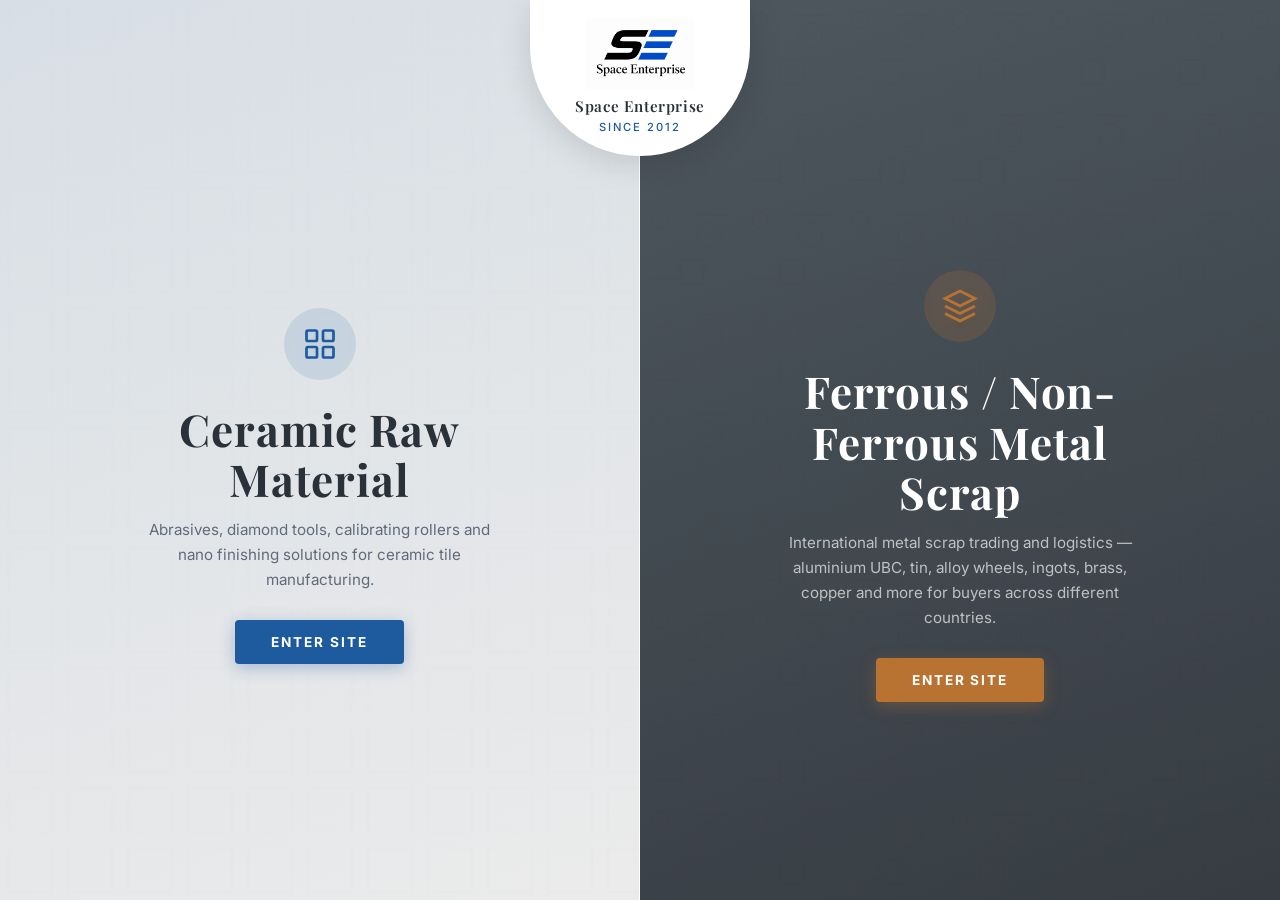
<file: index.html>
<!DOCTYPE html>
<html lang="en"> 
<head> 
  <meta charset="UTF-8">
  <meta name="viewport" content="width=device-width, initial-scale=1.0">
  <meta name="description" content="Space Enterprise — Ceramic tile raw materials and ferrous / non-ferrous metal scrap trading since 2012.">
  <title>Space Enterprise | Choose Your Business</title>
  <link rel="preconnect" href="https://fonts.googleapis.com">
  <link rel="preconnect" href="https://fonts.gstatic.com" crossorigin>
  <link href="https://fonts.googleapis.com/css2?family=Inter:wght@400;500;600;700&family=Playfair+Display:wght@400;600;700&display=swap" rel="stylesheet">
  <link rel="stylesheet" href="css/landing.css">
  <link rel="icon" type="image/png" href="assets/logo.png">
</head>
<body class="landing">

  <div class="landing-logo">
    <img src="assets/logo.png" alt="Space Enterprise">
    <p>Space Enterprise</p>
    <span>Since 2012</span>
  </div>

  <div class="landing-split">
    <a href="ceramic/index.html" class="landing-panel landing-panel-ceramic">
      <div class="landing-panel-bg" aria-hidden="true"></div>
      <div class="landing-panel-content">
        <div class="landing-panel-icon" aria-hidden="true">
          <svg width="36" height="36" viewBox="0 0 24 24" fill="none" stroke="currentColor" stroke-width="1.8">
            <rect x="3" y="3" width="7" height="7" rx="1"/>
            <rect x="14" y="3" width="7" height="7" rx="1"/>
            <rect x="3" y="14" width="7" height="7" rx="1"/>
            <rect x="14" y="14" width="7" height="7" rx="1"/>
          </svg>
        </div>
        <h2>Ceramic Raw Material</h2>
        <p class="landing-panel-desc">Abrasives, diamond tools, calibrating rollers and nano finishing solutions for ceramic tile manufacturing.</p>
        <span class="landing-enter">Enter Site</span>
      </div>
    </a>

    <a href="metal/index.html" class="landing-panel landing-panel-metal">
      <div class="landing-panel-bg" aria-hidden="true"></div>
      <div class="landing-panel-content">
        <div class="landing-panel-icon" aria-hidden="true">
          <svg width="36" height="36" viewBox="0 0 24 24" fill="none" stroke="currentColor" stroke-width="1.8">
            <path d="M12 2L2 7l10 5 10-5-10-5z"/>
            <path d="M2 17l10 5 10-5"/>
            <path d="M2 12l10 5 10-5"/>
          </svg>
        </div>
        <h2>Ferrous / Non-Ferrous Metal Scrap</h2>
        <p class="landing-panel-desc">International metal scrap trading and logistics — aluminium UBC, tin, alloy wheels, ingots, brass, copper and more for buyers across different countries.</p>
        <span class="landing-enter">Enter Site</span>
      </div>
    </a>
  </div>

</body>
</html>
</file>
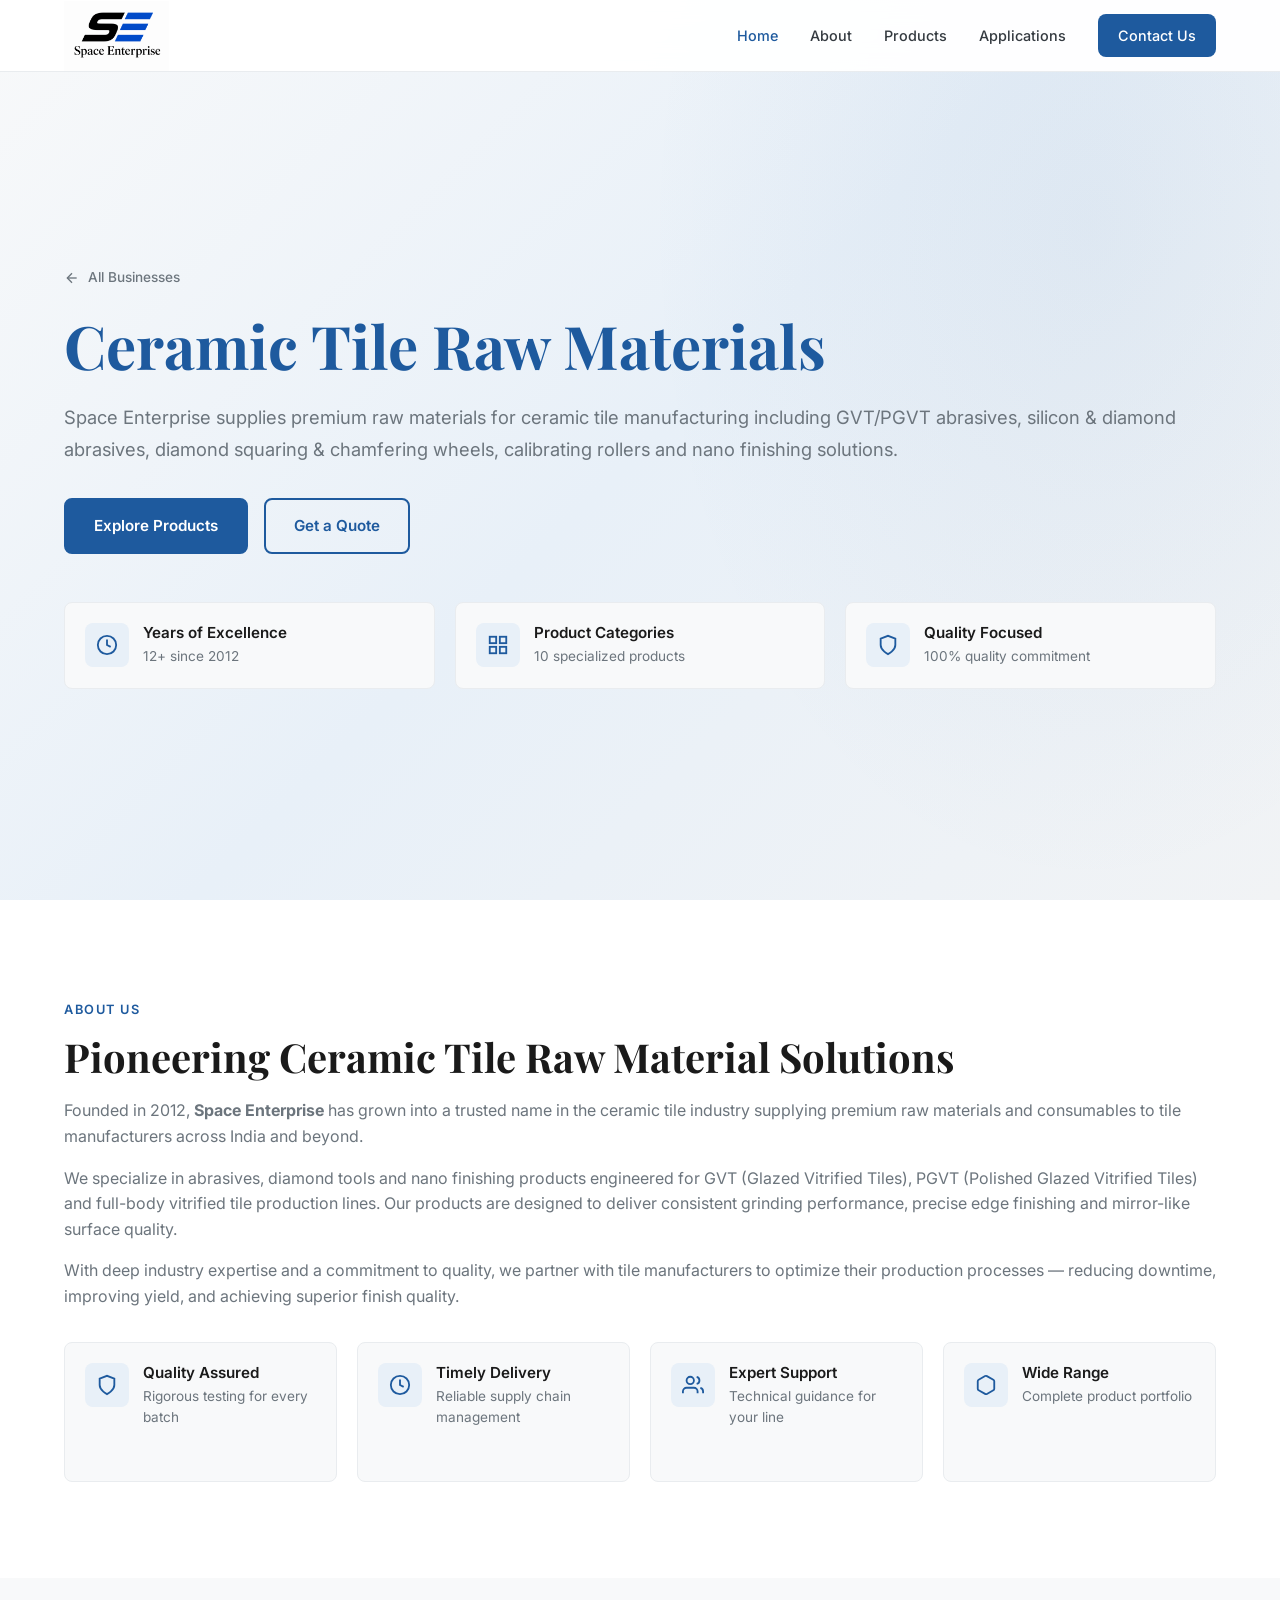
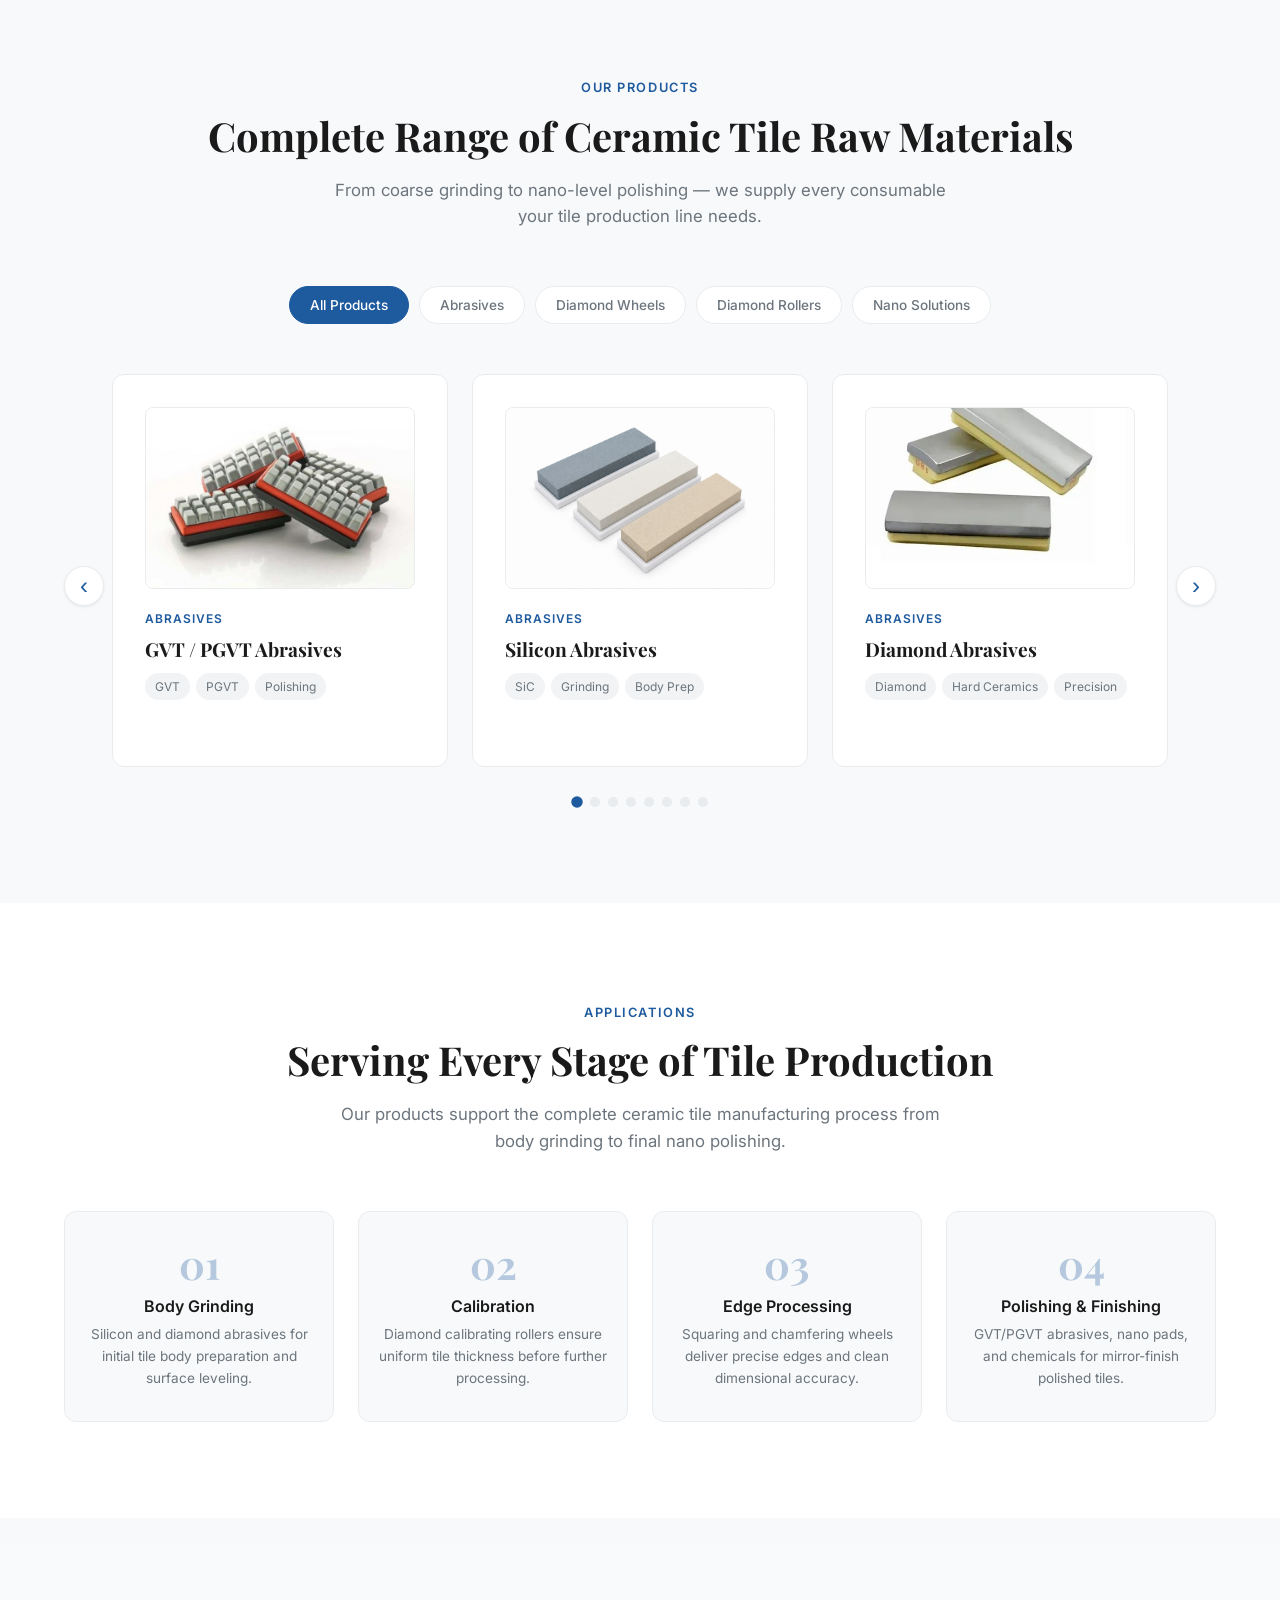
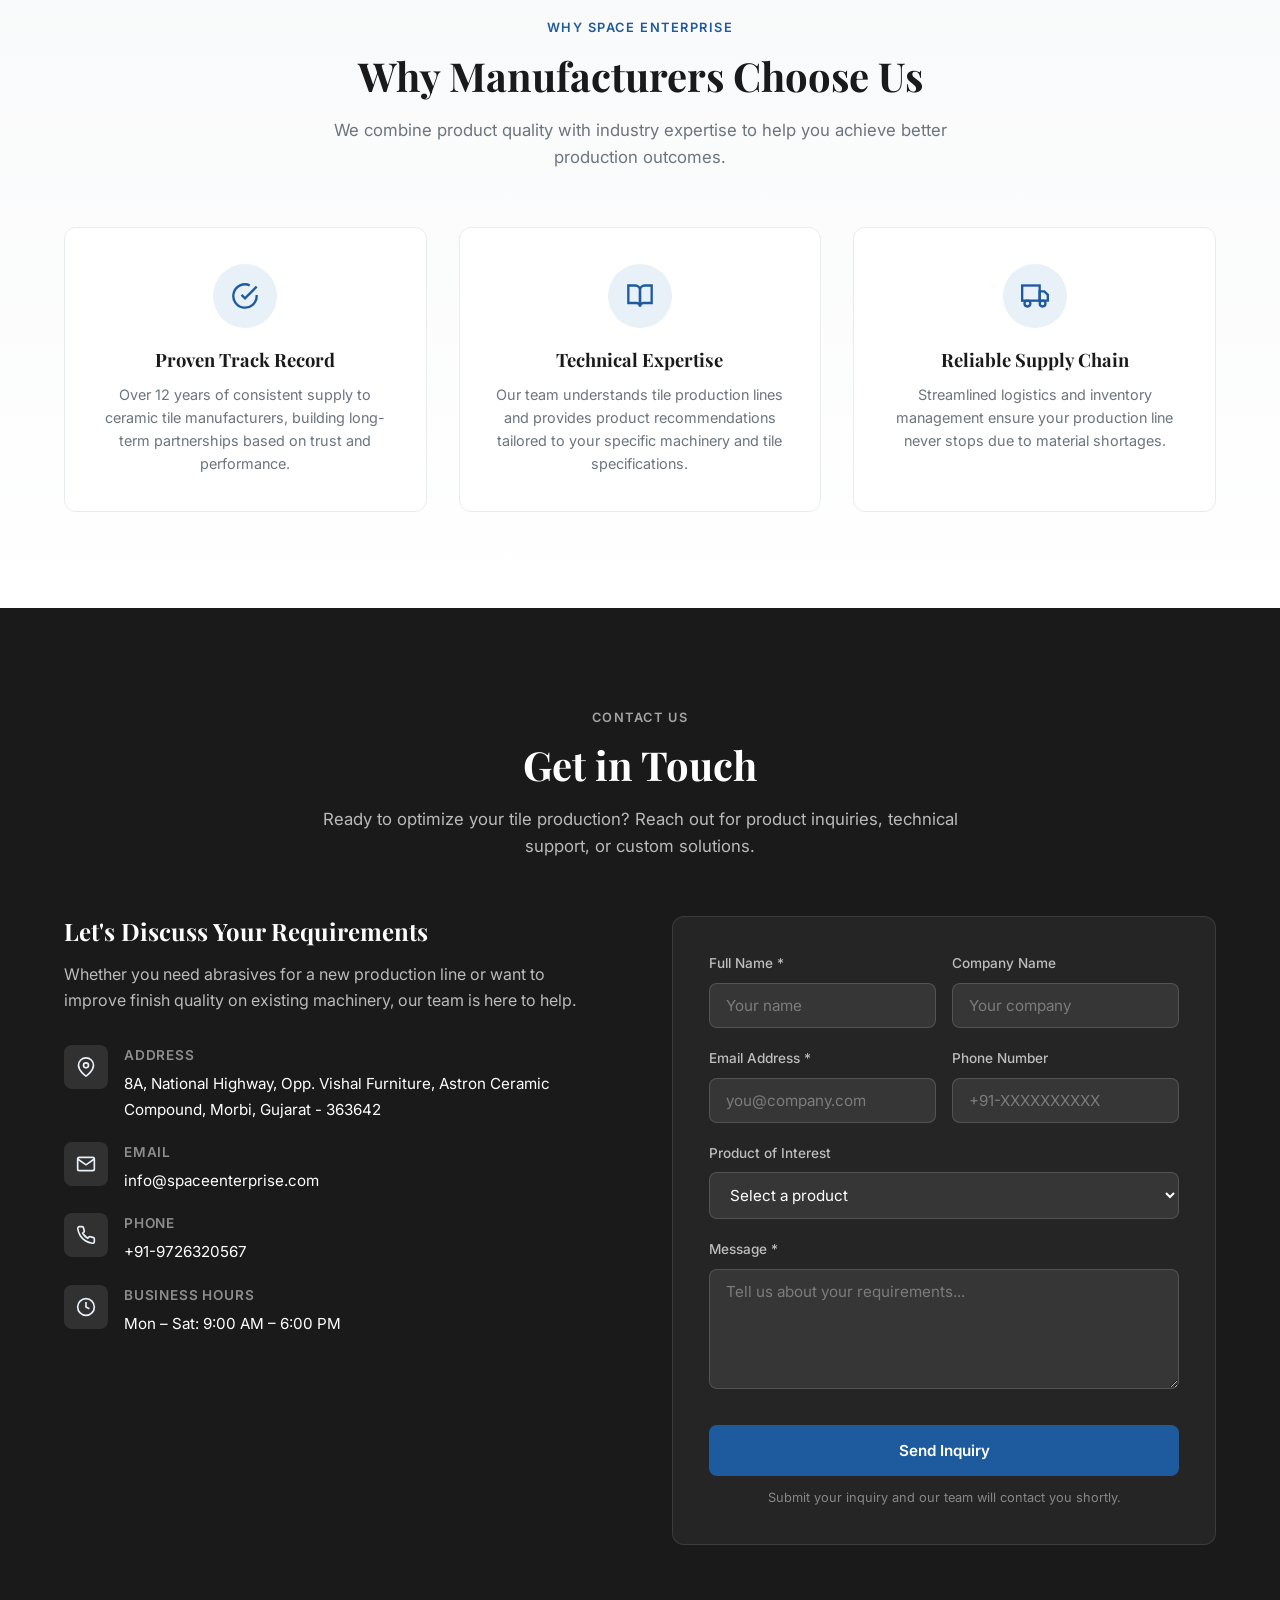
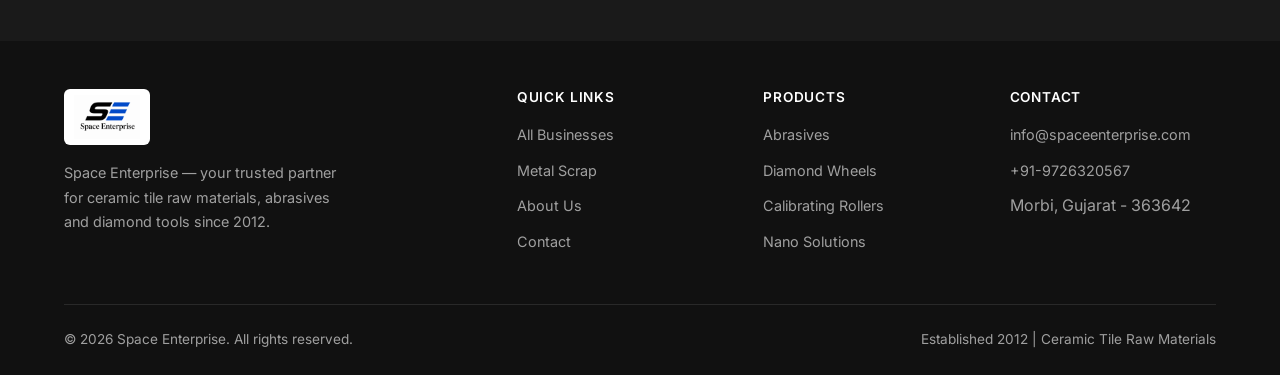
<file: ceramic/index.html>
<!DOCTYPE html>
<html lang="en">
<head>
  <meta charset="UTF-8">
  <meta name="viewport" content="width=device-width, initial-scale=1.0">
  <meta name="description" content="Space Enterprise — Leading supplier of ceramic tile raw materials including abrasives, diamond tools, and nano finishing solutions since 2012.">
  <meta name="keywords" content="ceramic tile raw materials, GVT abrasives, PGVT abrasives, diamond squaring wheels, diamond chamfering wheels, nano pad, Space Enterprise">
  <title>Space Enterprise | Ceramic Tile Raw Materials</title>
  <link rel="preconnect" href="https://fonts.googleapis.com">
  <link rel="preconnect" href="https://fonts.gstatic.com" crossorigin>
  <link href="https://fonts.googleapis.com/css2?family=Inter:wght@400;500;600;700&family=Playfair+Display:wght@400;600;700&display=swap" rel="stylesheet">
  <link rel="stylesheet" href="../css/styles.css">
  <link rel="icon" type="image/png" href="../assets/logo.png">
</head>
<body>

  <!-- Header -->
  <header class="header site-reveal">
    <div class="container">
      <a href="../index.html" class="logo">
        <img src="../assets/logo.png" alt="Space Enterprise">
      </a>
      <nav class="nav">
        <a href="#home">Home</a>
        <a href="#about">About</a>
        <a href="#products">Products</a>
        <a href="#applications">Applications</a>
        <a href="#contact" class="nav-cta">Contact Us</a>
      </nav>
      <button class="menu-toggle" aria-label="Toggle navigation menu">
        <span></span>
        <span></span>
        <span></span>
      </button>
    </div>
  </header>

  <!-- Hero -->
  <section id="home" class="hero">
    <div class="container">
      <div class="hero-grid">
        <div class="hero-content">
          <a href="../index.html" class="business-switch ceramic-switch">
            <svg width="16" height="16" viewBox="0 0 24 24" fill="none" stroke="currentColor" stroke-width="2"><path d="M19 12H5"/><path d="M12 19l-7-7 7-7"/></svg>
            All Businesses
          </a>
          <h1 class="hero-title">Ceramic Tile Raw Materials</h1>
          <p class="hero-desc site-reveal site-reveal-delay-2">
            Space Enterprise supplies premium raw materials for ceramic tile manufacturing including GVT/PGVT abrasives, silicon &amp; diamond abrasives, diamond squaring &amp; chamfering wheels, calibrating rollers and nano finishing solutions.
          </p>
          <div class="hero-actions site-reveal site-reveal-delay-3">
            <a href="#products" class="btn btn-primary">Explore Products</a>
            <a href="#contact" class="btn btn-secondary">Get a Quote</a>
          </div>
          <div class="hero-stats">
            <div class="stat-item">
              <div class="stat-icon">
                <svg width="22" height="22" viewBox="0 0 24 24" fill="none" stroke="currentColor" stroke-width="2"><circle cx="12" cy="12" r="10"/><path d="M12 6v6l4 2"/></svg>
              </div>
              <div>
                <h4>Years of Excellence</h4>
                <p>12+ since 2012</p>
              </div>
            </div>
            <div class="stat-item">
              <div class="stat-icon">
                <svg width="22" height="22" viewBox="0 0 24 24" fill="none" stroke="currentColor" stroke-width="2"><rect x="3" y="3" width="7" height="7"/><rect x="14" y="3" width="7" height="7"/><rect x="3" y="14" width="7" height="7"/><rect x="14" y="14" width="7" height="7"/></svg>
              </div>
              <div>
                <h4>Product Categories</h4>
                <p>10 specialized products</p>
              </div>
            </div>
            <div class="stat-item">
              <div class="stat-icon">
                <svg width="22" height="22" viewBox="0 0 24 24" fill="none" stroke="currentColor" stroke-width="2"><path d="M12 22s8-4 8-10V5l-8-3-8 3v7c0 6 8 10 8 10z"/></svg>
              </div>
              <div>
                <h4>Quality Focused</h4>
                <p>100% quality commitment</p>
              </div>
            </div>
          </div>
        </div>
      </div>
    </div>
  </section>

  <!-- About -->
  <section id="about" class="about">
    <div class="container">
      <div class="about-grid">
        <div class="about-content fade-in">
          <span class="section-label">About Us</span>
          <h2 class="section-title">Pioneering Ceramic Tile Raw Material Solutions</h2>
          <p>
            Founded in 2012, <strong>Space Enterprise</strong> has grown into a trusted name in the ceramic tile industry supplying premium raw materials and consumables to tile manufacturers across India and beyond.
          </p>
          <p>
            We specialize in abrasives, diamond tools and nano finishing products engineered for GVT (Glazed Vitrified Tiles), PGVT (Polished Glazed Vitrified Tiles) and full-body vitrified tile production lines. Our products are designed to deliver consistent grinding performance, precise edge finishing and mirror-like surface quality.
          </p>
          <p>
            With deep industry expertise and a commitment to quality, we partner with tile manufacturers to optimize their production processes — reducing downtime, improving yield, and achieving superior finish quality.
          </p>
          <div class="about-features">
            <div class="feature-item">
              <div class="feature-icon">
                <svg width="22" height="22" viewBox="0 0 24 24" fill="none" stroke="currentColor" stroke-width="2"><path d="M12 22s8-4 8-10V5l-8-3-8 3v7c0 6 8 10 8 10z"/></svg>
              </div>
              <div>
                <h4>Quality Assured</h4>
                <p>Rigorous testing for every batch</p>
              </div>
            </div>
            <div class="feature-item">
              <div class="feature-icon">
                <svg width="22" height="22" viewBox="0 0 24 24" fill="none" stroke="currentColor" stroke-width="2"><circle cx="12" cy="12" r="10"/><path d="M12 6v6l4 2"/></svg>
              </div>
              <div>
                <h4>Timely Delivery</h4>
                <p>Reliable supply chain management</p>
              </div>
            </div>
            <div class="feature-item">
              <div class="feature-icon">
                <svg width="22" height="22" viewBox="0 0 24 24" fill="none" stroke="currentColor" stroke-width="2"><path d="M17 21v-2a4 4 0 0 0-4-4H5a4 4 0 0 0-4 4v2"/><circle cx="9" cy="7" r="4"/><path d="M23 21v-2a4 4 0 0 0-3-3.87"/><path d="M16 3.13a4 4 0 0 1 0 7.75"/></svg>
              </div>
              <div>
                <h4>Expert Support</h4>
                <p>Technical guidance for your line</p>
              </div>
            </div>
            <div class="feature-item">
              <div class="feature-icon">
                <svg width="22" height="22" viewBox="0 0 24 24" fill="none" stroke="currentColor" stroke-width="2"><path d="M21 16V8a2 2 0 0 0-1-1.73l-7-4a2 2 0 0 0-2 0l-7 4A2 2 0 0 0 3 8v8a2 2 0 0 0 1 1.73l7 4a2 2 0 0 0 2 0l7-4A2 2 0 0 0 21 16z"/></svg>
              </div>
              <div>
                <h4>Wide Range</h4>
                <p>Complete product portfolio</p>
              </div>
            </div>
          </div>
        </div>
      </div>
    </div>
  </section>

  <!-- Products -->
  <section id="products" class="products">
    <div class="container">
      <div class="section-header fade-in">
        <span class="section-label">Our Products</span>
        <h2 class="section-title">Complete Range of Ceramic Tile Raw Materials</h2>
        <p class="section-desc">From coarse grinding to nano-level polishing — we supply every consumable your tile production line needs.</p>
      </div>

      <div class="product-filters fade-in">
        <button class="filter-btn active" data-filter="all">All Products</button>
        <button class="filter-btn" data-filter="abrasives">Abrasives</button>
        <button class="filter-btn" data-filter="diamond-wheels">Diamond Wheels</button>
        <button class="filter-btn" data-filter="diamond-rollers">Diamond Rollers</button>
        <button class="filter-btn" data-filter="nano">Nano Solutions</button>
      </div>

      <div class="products-carousel fade-in">
        <button class="carousel-btn carousel-prev" type="button" aria-label="Previous products">&lsaquo;</button>
        <div class="products-carousel-viewport">
          <div class="products-track">
        <article class="product-card fade-in" data-category="abrasives">
          <button type="button" class="product-image" aria-label="View GVT / PGVT Abrasives details">
            <img src="../assets/products/gvt-pgvt-abrasives.jpg" alt="GVT / PGVT Abrasives">
          </button>
          <span class="product-category">Abrasives</span>
          <h3>GVT / PGVT Abrasives</h3>
          <p class="product-desc">Specially formulated abrasive segments and tools for grinding and polishing Glazed Vitrified Tiles (GVT) and Polished Glazed Vitrified Tiles (PGVT). Ensures uniform material removal and consistent gloss levels across tile surfaces.</p>
          <div class="product-tags">
            <span class="product-tag">GVT</span>
            <span class="product-tag">PGVT</span>
            <span class="product-tag">Polishing</span>
          </div>
        </article>

        <article class="product-card fade-in" data-category="abrasives">
          <button type="button" class="product-image" aria-label="View Silicon Abrasives details">
            <img src="../assets/products/silicon-abrasives.jpg" alt="Silicon Abrasives">
          </button>
          <span class="product-category">Abrasives</span>
          <h3>Silicon Abrasives</h3>
          <p class="product-desc">High-purity silicon carbide abrasives designed for efficient grinding of ceramic bodies. Excellent thermal stability and sharp cutting action for extended tool life and reduced production costs.</p>
          <div class="product-tags">
            <span class="product-tag">SiC</span>
            <span class="product-tag">Grinding</span>
            <span class="product-tag">Body Prep</span>
          </div>
        </article>

        <article class="product-card fade-in" data-category="abrasives">
          <button type="button" class="product-image" aria-label="View Diamond Abrasives details">
            <img src="../assets/products/diamond-abrasive.jpg" alt="Diamond Abrasives">
          </button>
          <span class="product-category">Abrasives</span>
          <h3>Diamond Abrasives</h3>
          <p class="product-desc">Industrial-grade diamond abrasive products for hard ceramic grinding applications. Superior hardness and wear resistance deliver precise material removal on vitrified and porcelain tile surfaces.</p>
          <div class="product-tags">
            <span class="product-tag">Diamond</span>
            <span class="product-tag">Hard Ceramics</span>
            <span class="product-tag">Precision</span>
          </div>
        </article>

        <article class="product-card fade-in" data-category="abrasives">
          <button type="button" class="product-image" aria-label="View Resin Abrasives details">
            <img src="../assets/products/resin-abrasives.jpg" alt="Resin Abrasives">
          </button>
          <span class="product-category">Abrasives</span>
          <h3>Resin Abrasives</h3>
          <p class="product-desc">Resin-bonded abrasive tools offering excellent surface finish and controlled stock removal. Ideal for intermediate grinding and pre-polishing stages in ceramic tile production lines.</p>
          <div class="product-tags">
            <span class="product-tag">Resin Bond</span>
            <span class="product-tag">Finishing</span>
            <span class="product-tag">Smooth Surface</span>
          </div>
        </article>

        <article class="product-card fade-in" data-category="diamond-wheels">
          <button type="button" class="product-image" aria-label="View Diamond Squaring Wheels details">
            <img src="../assets/products/diamond-wheels.png" alt="Diamond Squaring Wheels">
          </button>
          <span class="product-category">Diamond Wheels</span>
          <h3>Diamond Squaring Wheels</h3>
          <p class="product-desc">Precision-engineered diamond squaring wheels for accurate edge squaring of ceramic tiles. Maintains dimensional tolerance and produces clean, chip-free edges for consistent tile sizing.</p>
          <div class="product-tags">
            <span class="product-tag">Squaring</span>
            <span class="product-tag">Edge Processing</span>
            <span class="product-tag">Sizing</span>
          </div>
        </article>

        <article class="product-card fade-in" data-category="diamond-wheels">
          <button type="button" class="product-image" aria-label="View Resin Chamfering Wheels details">
            <img src="../assets/products/chamfering-wheels.png" alt="Resin Chamfering Wheels">
          </button>
          <span class="product-category">Diamond Wheels</span>
          <h3>Resin Chamfering Wheels</h3>
          <p class="product-desc">Resin chamfering wheels for creating precise beveled edges on ceramic tiles. Available in various chamfer angles and grit sizes to match your production specifications.</p>
          <div class="product-tags">
            <span class="product-tag">Chamfering</span>
            <span class="product-tag">Bevel Edge</span>
            <span class="product-tag">Custom Angles</span>
          </div>
        </article>

        <article class="product-card fade-in" data-category="diamond-wheels">
          <button type="button" class="product-image" aria-label="View Resin Bond Diamond Wheels details">
            <img src="../assets/products/resin-bond-diamond-wheel.jpg" alt="Resin Bond Diamond Wheels">
          </button>
          <span class="product-category">Diamond Wheels</span>
          <h3>Resin Bond Diamond Wheels</h3>
          <p class="product-desc">Resin bond diamond wheels providing excellent surface quality during grinding and polishing operations. Soft bond matrix allows fresh diamond exposure for consistent cutting performance.</p>
          <div class="product-tags">
            <span class="product-tag">Resin Bond</span>
            <span class="product-tag">Polishing</span>
            <span class="product-tag">Fine Finish</span>
          </div>
        </article>

        <article class="product-card fade-in" data-category="diamond-rollers">
          <button type="button" class="product-image" aria-label="View Diamond Calibrating Rollers details">
            <img src="../assets/products/diamond-calibrating-rollers.png" alt="Diamond Calibrating Rollers">
          </button>
          <span class="product-category">Diamond Rollers</span>
          <h3>Diamond Calibrating Rollers</h3>
          <p class="product-desc">Diamond calibrating rollers for thickness calibration of ceramic tiles. Achieves uniform tile thickness with minimal variation, essential for downstream processing and quality control.</p>
          <div class="product-tags">
            <span class="product-tag">Calibration</span>
            <span class="product-tag">Thickness</span>
            <span class="product-tag">Uniformity</span>
          </div>
        </article>

        <article class="product-card fade-in" data-category="nano">
          <button type="button" class="product-image" aria-label="View Nano Pad details">
            <img src="../assets/products/nano-pad.png" alt="Nano Pad">
          </button>
          <span class="product-category">Nano Solutions</span>
          <h3>Nano Pad</h3>
          <p class="product-desc">Advanced nano polishing pads for achieving mirror-finish surfaces on polished ceramic tiles. Delivers exceptional gloss levels and surface clarity for premium PGVT and polished tile products.</p>
          <div class="product-tags">
            <span class="product-tag">Nano Polish</span>
            <span class="product-tag">Mirror Finish</span>
            <span class="product-tag">High Gloss</span>
          </div>
        </article>

        <article class="product-card fade-in" data-category="nano">
          <button type="button" class="product-image" aria-label="View Nano Chemical details">
            <img src="../assets/products/nano-chemical.png" alt="Nano Chemical (A&C)">
          </button>
          <span class="product-category">Nano Solutions</span>
          <h3>Nano Chemical <span class="product-title-plain">(A&amp;C)</span></h3>
          <p class="product-desc">Specialized nano abrasive and chemical compounds for final-stage tile finishing. Enhances surface hardness, stain resistance, and optical properties of polished ceramic tiles.</p>
          <div class="product-tags">
            <span class="product-tag">A&amp;C Compound</span>
            <span class="product-tag">Stain Resistant</span>
            <span class="product-tag">Surface Hardness</span>
          </div>
        </article>

          </div>
        </div>
        <button class="carousel-btn carousel-next" type="button" aria-label="Next products">&rsaquo;</button>
        <div class="carousel-dots" aria-label="Product carousel navigation"></div>
      </div>
    </div>
  </section>

  <!-- Product Detail Modal -->
  <div class="product-modal" id="product-modal" aria-hidden="true">
    <div class="product-modal-backdrop"></div>
    <div class="product-modal-dialog" role="dialog" aria-modal="true" aria-labelledby="product-modal-title">
      <button class="product-modal-close" type="button" aria-label="Close">&times;</button>
      <div class="product-modal-image" id="product-modal-image"></div>
      <span class="product-modal-category" id="product-modal-category"></span>
      <h3 id="product-modal-title"></h3>
      <p id="product-modal-desc"></p>
      <div class="product-modal-tags" id="product-modal-tags"></div>
    </div>
  </div>

  <!-- Applications -->
  <section id="applications" class="applications">
    <div class="container">
      <div class="section-header fade-in">
        <span class="section-label">Applications</span>
        <h2 class="section-title">Serving Every Stage of Tile Production</h2>
        <p class="section-desc">Our products support the complete ceramic tile manufacturing process from body grinding to final nano polishing.</p>
      </div>
      <div class="app-grid">
        <div class="app-item fade-in">
          <div class="app-number">01</div>
          <h4>Body Grinding</h4>
          <p>Silicon and diamond abrasives for initial tile body preparation and surface leveling.</p>
        </div>
        <div class="app-item fade-in">
          <div class="app-number">02</div>
          <h4>Calibration</h4>
          <p>Diamond calibrating rollers ensure uniform tile thickness before further processing.</p>
        </div>
        <div class="app-item fade-in">
          <div class="app-number">03</div>
          <h4>Edge Processing</h4>
          <p>Squaring and chamfering wheels deliver precise edges and clean dimensional accuracy.</p>
        </div>
        <div class="app-item fade-in">
          <div class="app-number">04</div>
          <h4>Polishing <span class="heading-plain">&amp;</span> Finishing</h4>
          <p>GVT/PGVT abrasives, nano pads, and chemicals for mirror-finish polished tiles.</p>
        </div>
      </div>
    </div>
  </section>

  <!-- Why Us -->
  <section class="why-us">
    <div class="container">
      <div class="section-header fade-in">
        <span class="section-label">Why Space Enterprise</span>
        <h2 class="section-title">Why Manufacturers Choose Us</h2>
        <p class="section-desc">We combine product quality with industry expertise to help you achieve better production outcomes.</p>
      </div>
      <div class="why-grid">
        <div class="why-card fade-in">
          <div class="why-icon">
            <svg width="28" height="28" viewBox="0 0 24 24" fill="none" stroke="currentColor" stroke-width="2"><path d="M22 11.08V12a10 10 0 1 1-5.93-9.14"/><polyline points="22 4 12 14.01 9 11.01"/></svg>
          </div>
          <h3>Proven Track Record</h3>
          <p>Over 12 years of consistent supply to ceramic tile manufacturers, building long-term partnerships based on trust and performance.</p>
        </div>
        <div class="why-card fade-in">
          <div class="why-icon">
            <svg width="28" height="28" viewBox="0 0 24 24" fill="none" stroke="currentColor" stroke-width="2"><path d="M2 3h6a4 4 0 0 1 4 4v14a3 3 0 0 0-3-3H2z"/><path d="M22 3h-6a4 4 0 0 0-4 4v14a3 3 0 0 1 3-3h7z"/></svg>
          </div>
          <h3>Technical Expertise</h3>
          <p>Our team understands tile production lines and provides product recommendations tailored to your specific machinery and tile specifications.</p>
        </div>
        <div class="why-card fade-in">
          <div class="why-icon">
            <svg width="28" height="28" viewBox="0 0 24 24" fill="none" stroke="currentColor" stroke-width="2"><rect x="1" y="3" width="15" height="13"/><polygon points="16 8 20 8 23 11 23 16 16 16 16 8"/><circle cx="5.5" cy="18.5" r="2.5"/><circle cx="18.5" cy="18.5" r="2.5"/></svg>
          </div>
          <h3>Reliable Supply Chain</h3>
          <p>Streamlined logistics and inventory management ensure your production line never stops due to material shortages.</p>
        </div>
      </div>
    </div>
  </section>

  <!-- Contact -->
  <section id="contact" class="contact">
    <div class="container">
      <div class="section-header fade-in">
        <span class="section-label">Contact Us</span>
        <h2 class="section-title">Get in Touch</h2>
        <p class="section-desc">Ready to optimize your tile production? Reach out for product inquiries, technical support, or custom solutions.</p>
      </div>
      <div class="contact-grid">
        <div class="contact-info fade-in">
          <h3>Let's Discuss Your Requirements</h3>
          <p>Whether you need abrasives for a new production line or want to improve finish quality on existing machinery, our team is here to help.</p>
          <div class="contact-details">
            <div class="contact-item">
              <div class="contact-item-icon">
                <svg width="20" height="20" viewBox="0 0 24 24" fill="none" stroke="currentColor" stroke-width="2"><path d="M21 10c0 7-9 13-9 13s-9-6-9-13a9 9 0 0 1 18 0z"/><circle cx="12" cy="10" r="3"/></svg>
              </div>
              <div>
                <strong>Address</strong>
                <span>8A, National Highway, Opp. Vishal Furniture, Astron Ceramic Compound, Morbi, Gujarat - 363642</span>
              </div>
            </div>
            <div class="contact-item">
              <div class="contact-item-icon">
                <svg width="20" height="20" viewBox="0 0 24 24" fill="none" stroke="currentColor" stroke-width="2"><path d="M4 4h16c1.1 0 2 .9 2 2v12c0 1.1-.9 2-2 2H4c-1.1 0-2-.9-2-2V6c0-1.1.9-2 2-2z"/><polyline points="22,6 12,13 2,6"/></svg>
              </div>
              <div>
                <strong>Email</strong>
                <a href="info@spaceenterprise.com">info@spaceenterprise.com</a>
              </div>
            </div>
            <div class="contact-item">
              <div class="contact-item-icon">
                <svg width="20" height="20" viewBox="0 0 24 24" fill="none" stroke="currentColor" stroke-width="2"><path d="M22 16.92v3a2 2 0 0 1-2.18 2 19.79 19.79 0 0 1-8.63-3.07 19.5 19.5 0 0 1-6-6 19.79 19.79 0 0 1-3.07-8.67A2 2 0 0 1 4.11 2h3a2 2 0 0 1 2 1.72c.127.96.361 1.903.7 2.81a2 2 0 0 1-.45 2.11L8.09 9.91a16 16 0 0 0 6 6l1.27-1.27a2 2 0 0 1 2.11-.45c.907.339 1.85.573 2.81.7A2 2 0 0 1 22 16.92z"/></svg>
              </div>
              <div>
                <strong>Phone</strong>
                <a href="tel:+919726320567">+91-9726320567</a>
              </div>
            </div>
            <div class="contact-item">
              <div class="contact-item-icon">
                <svg width="20" height="20" viewBox="0 0 24 24" fill="none" stroke="currentColor" stroke-width="2"><circle cx="12" cy="12" r="10"/><path d="M12 6v6l4 2"/></svg>
              </div>
              <div>
                <strong>Business Hours</strong>
                <span>Mon – Sat: 9:00 AM – 6:00 PM</span>
              </div>
            </div>
          </div>
        </div>
		<form class="contact-form fade-in" id="contact-form" action="https://formspree.io/f/mdarpvkp" method="POST">
          <div class="form-row">
            <div class="form-group">
              <label for="name">Full Name *</label>
              <input type="text" id="name" name="name" placeholder="Your name" required>
            </div>
            <div class="form-group">
              <label for="company">Company Name</label>
              <input type="text" id="company" name="company" placeholder="Your company">
            </div>
          </div>
          <div class="form-row">
            <div class="form-group">
              <label for="email">Email Address *</label>
              <input type="email" id="email" name="email" placeholder="you@company.com" required>
            </div>
            <div class="form-group">
              <label for="phone">Phone Number</label>
              <input type="tel" id="phone" name="phone" placeholder="+91-XXXXXXXXXX">
            </div>
          </div>
          <div class="form-group">
            <label for="product">Product of Interest</label>
            <select id="product" name="product">
              <option value="">Select a product</option>
              <option value="GVT/PGVT Abrasives">GVT / PGVT Abrasives</option>
              <option value="Silicon Abrasives">Silicon Abrasives</option>
              <option value="Diamond Abrasives">Diamond Abrasives</option>
              <option value="Resin Abrasives">Resin Abrasives</option>
              <option value="Diamond Squaring Wheels">Diamond Squaring Wheels</option>
              <option value="Resin Chamfering Wheels">Resin Chamfering Wheels</option>
              <option value="Resin Bond Diamond Wheels">Resin Bond Diamond Wheels</option>
              <option value="Diamond Calibrating Rollers">Diamond Calibrating Rollers</option>
              <option value="Nano Pad">Nano Pad</option>
              <option value="Nano Chemical (A&C)">Nano Chemical (A&amp;C)</option>
              <option value="Other">Other / General Inquiry</option>
            </select>
          </div>
          <div class="form-group">
            <label for="message">Message *</label>
            <textarea id="message" name="message" placeholder="Tell us about your requirements..." required></textarea>
          </div>
          <button type="submit" class="btn btn-primary">Send Inquiry</button>
          <p class="form-note">Submit your inquiry and our team will contact you shortly.</p>
        </form>
      </div>
    </div>
  </section>

  <!-- Footer -->
  <footer class="footer">
    <div class="container">
      <div class="footer-grid">
        <div class="footer-brand">
          <img src="../assets/logo.png" alt="Space Enterprise" class="footer-logo">
          <p>Space Enterprise — your trusted partner for ceramic tile raw materials, abrasives and diamond tools since 2012.</p>
        </div>
        <div class="footer-col">
          <h4>Quick Links</h4>
          <ul>
            <li><a href="../index.html">All Businesses</a></li>
            <li><a href="../metal/index.html">Metal Scrap</a></li>
            <li><a href="#about">About Us</a></li>
            <li><a href="#contact">Contact</a></li>
          </ul>
        </div>
        <div class="footer-col">
          <h4>Products</h4>
          <ul>
            <li><a href="#products">Abrasives</a></li>
            <li><a href="#products">Diamond Wheels</a></li>
            <li><a href="#products">Calibrating Rollers</a></li>
            <li><a href="#products">Nano Solutions</a></li>
          </ul>
        </div>
        <div class="footer-col">
          <h4>Contact</h4>
          <ul>
            <li><a href="mailto:info@spaceenterprise.com">info@spaceenterprise.com</a></li>
            <li><a href="tel:+919726320567">+91-9726320567</a></li>
            <li>Morbi, Gujarat - 363642</li>
          </ul>
        </div>
      </div>
      <div class="footer-bottom">
        <span>&copy; 2026 Space Enterprise. All rights reserved.</span>
        <span>Established 2012 | Ceramic Tile Raw Materials</span>
      </div>
    </div>
  </footer>

  <script src="../js/main.js"></script>
</body>
</html>
</file>
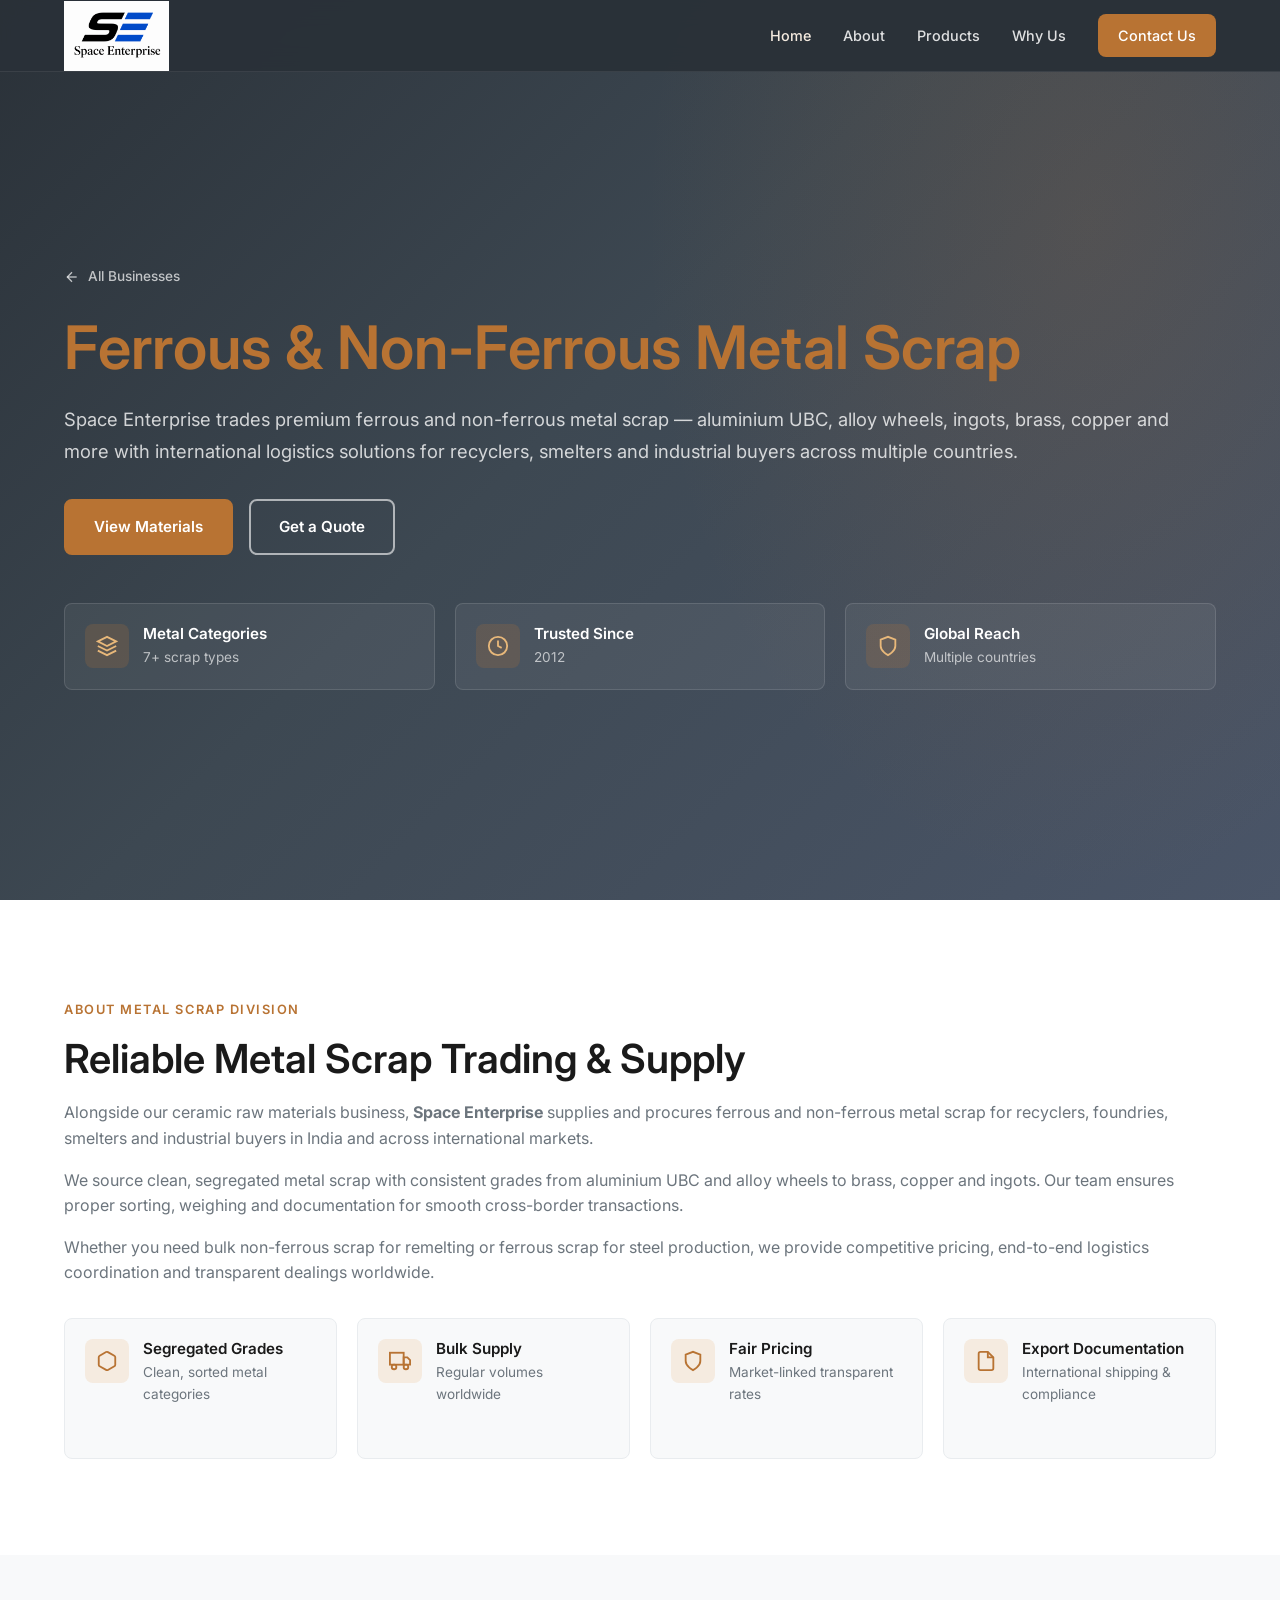
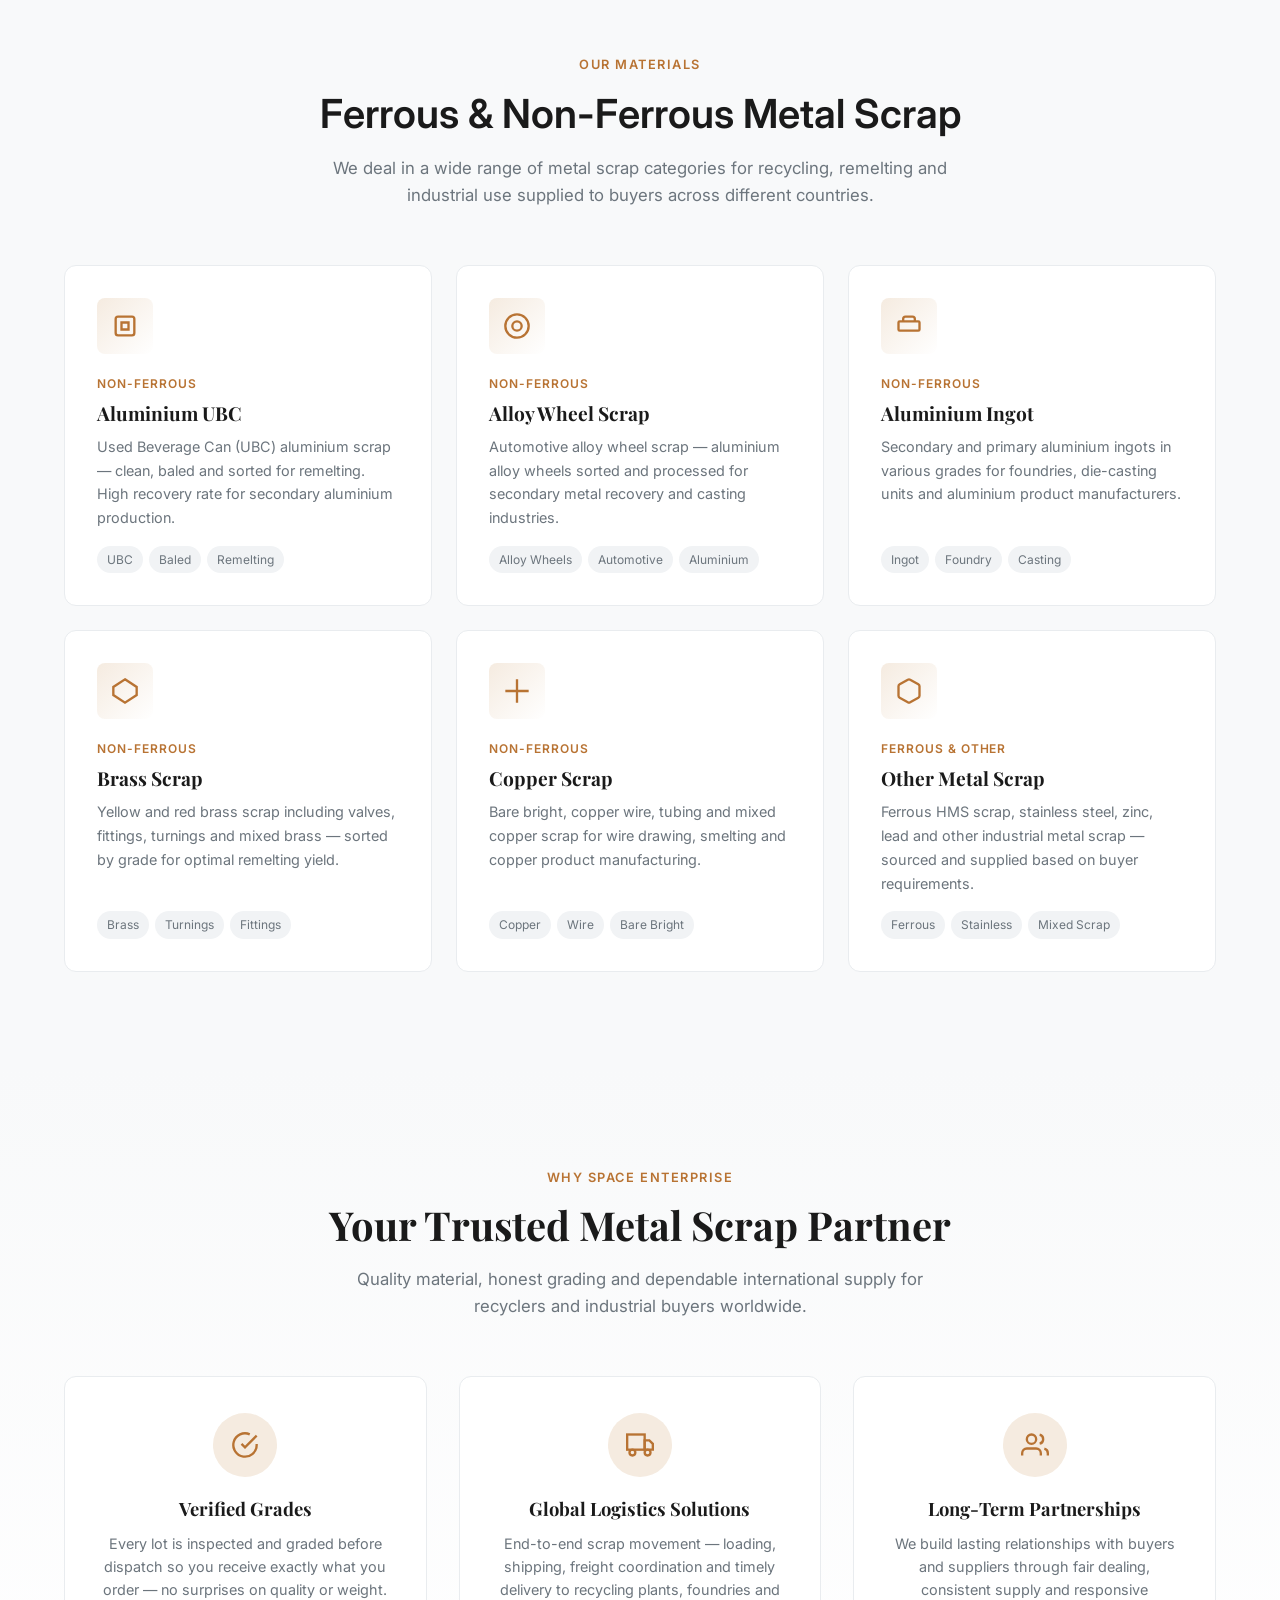
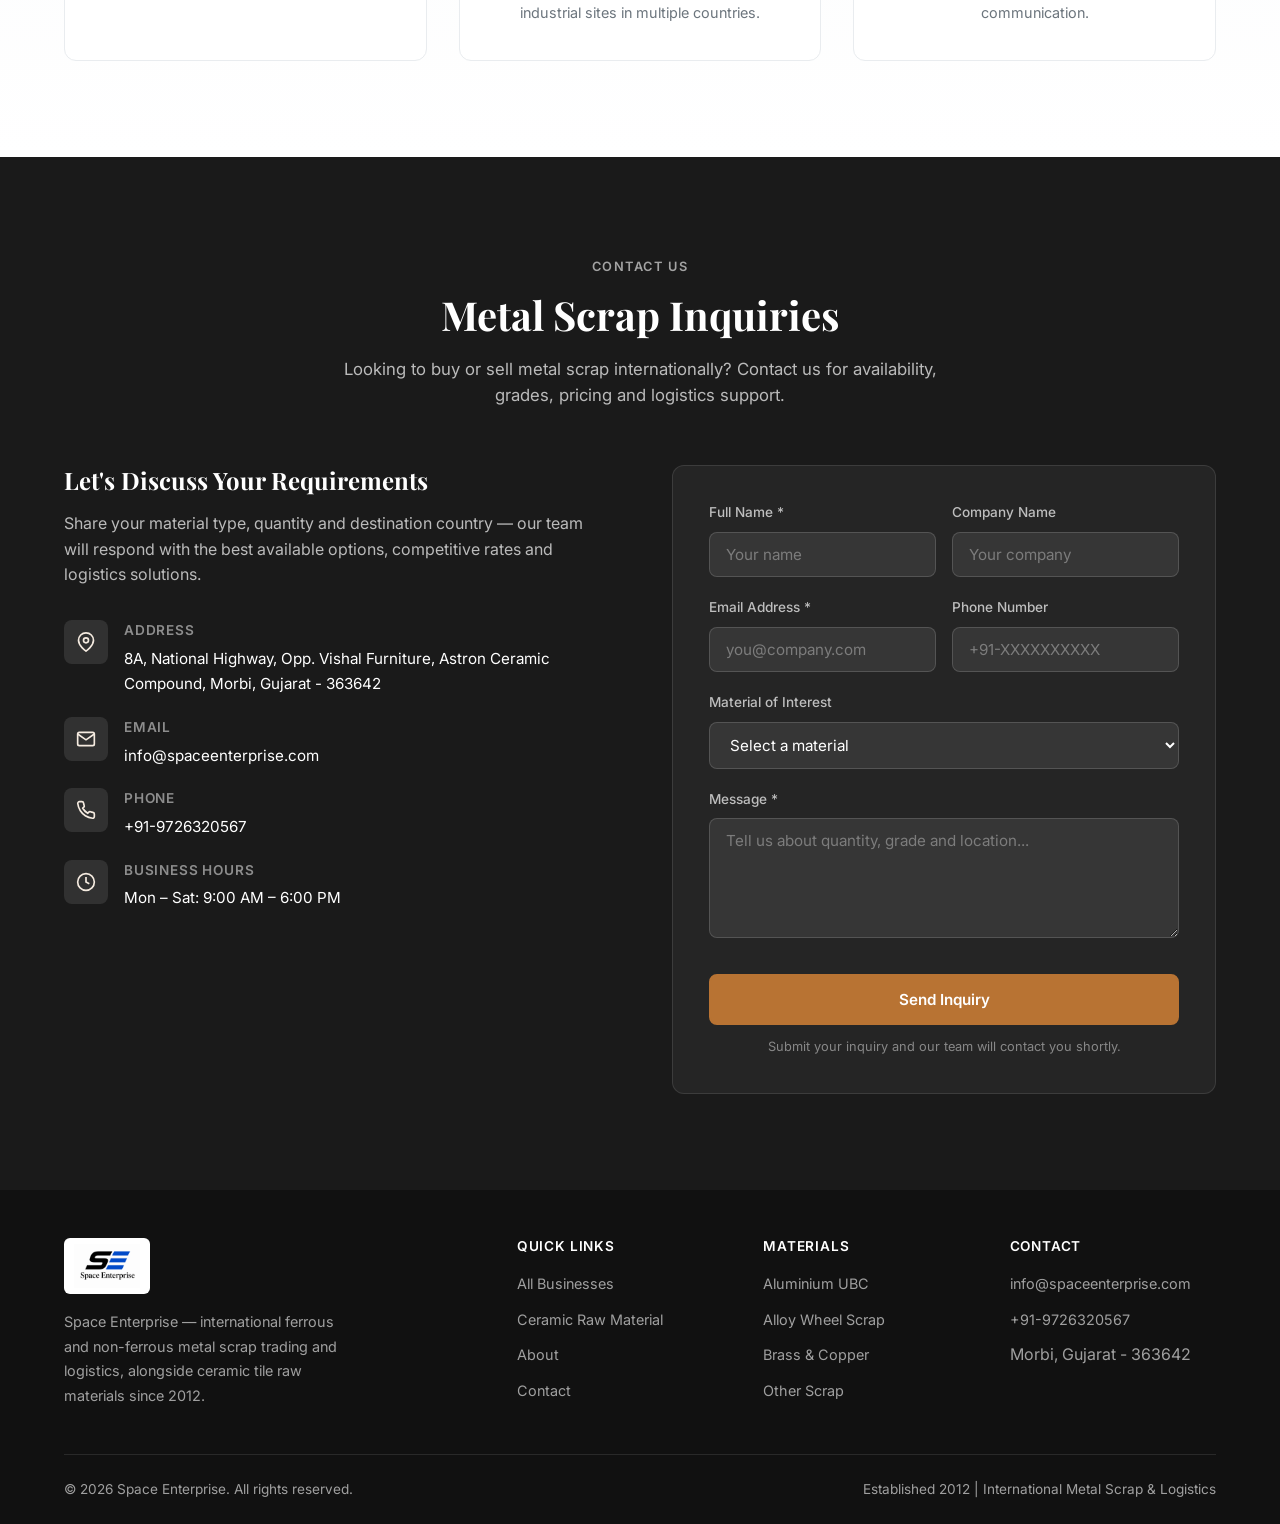
<file: metal/index.html>
<!DOCTYPE html>
<html lang="en">
<head>
  <meta charset="UTF-8">
  <meta name="viewport" content="width=device-width, initial-scale=1.0">
  <meta name="description" content="Space Enterprise — International ferrous and non-ferrous metal scrap trading and logistics. Aluminium UBC, alloy wheels, ingots, brass, copper and more.">
  <meta name="keywords" content="metal scrap, aluminium UBC, alloy wheel scrap, brass scrap, copper scrap, ferrous scrap, non-ferrous scrap, Space Enterprise">
  <title>Space Enterprise | Ferrous & Non-Ferrous Metal Scrap</title>
  <link rel="preconnect" href="https://fonts.googleapis.com">
  <link rel="preconnect" href="https://fonts.gstatic.com" crossorigin>
  <link href="https://fonts.googleapis.com/css2?family=Inter:wght@400;500;600;700&family=Playfair+Display:wght@400;600;700&display=swap" rel="stylesheet">
  <link rel="stylesheet" href="../css/styles.css">
  <link rel="stylesheet" href="../css/metal.css">
  <link rel="icon" type="image/png" href="../assets/logo.png">
</head>
<body>

  <header class="header site-reveal">
    <div class="container">
      <a href="../index.html" class="logo">
        <img src="../assets/logo.png" alt="Space Enterprise">
      </a>
      <nav class="nav">
        <a href="#home">Home</a>
        <a href="#about">About</a>
        <a href="#products">Products</a>
        <a href="#why-us">Why Us</a>
        <a href="#contact" class="nav-cta">Contact Us</a>
      </nav>
      <button class="menu-toggle" aria-label="Toggle navigation menu">
        <span></span>
        <span></span>
        <span></span>
      </button>
    </div>
  </header>

  <section id="home" class="hero">
    <div class="container">
      <div class="hero-grid">
        <div class="hero-content">
          <a href="../index.html" class="business-switch">
            <svg width="16" height="16" viewBox="0 0 24 24" fill="none" stroke="currentColor" stroke-width="2"><path d="M19 12H5"/><path d="M12 19l-7-7 7-7"/></svg>
            All Businesses
          </a>
          <h1 class="hero-title"><span class="product-title-plain">Ferrous &amp; Non-Ferrous Metal Scrap</span></h1>
          <p class="hero-desc site-reveal site-reveal-delay-2">
            Space Enterprise trades premium ferrous and non-ferrous metal scrap — aluminium UBC, alloy wheels, ingots, brass, copper and more with international logistics solutions for recyclers, smelters and industrial buyers across multiple countries.
          </p>
          <div class="hero-actions site-reveal site-reveal-delay-3">
            <a href="#products" class="btn btn-primary">View Materials</a>
            <a href="#contact" class="btn btn-secondary">Get a Quote</a>
          </div>
          <div class="hero-stats">
            <div class="stat-item">
              <div class="stat-icon">
                <svg width="22" height="22" viewBox="0 0 24 24" fill="none" stroke="currentColor" stroke-width="2"><path d="M12 2L2 7l10 5 10-5-10-5z"/><path d="M2 17l10 5 10-5"/><path d="M2 12l10 5 10-5"/></svg>
              </div>
              <div>
                <h4>Metal Categories</h4>
                <p>7+ scrap types</p>
              </div>
            </div>
            <div class="stat-item">
              <div class="stat-icon">
                <svg width="22" height="22" viewBox="0 0 24 24" fill="none" stroke="currentColor" stroke-width="2"><circle cx="12" cy="12" r="10"/><path d="M12 6v6l4 2"/></svg>
              </div>
              <div>
                <h4>Trusted Since</h4>
                <p>2012</p>
              </div>
            </div>
            <div class="stat-item">
              <div class="stat-icon">
                <svg width="22" height="22" viewBox="0 0 24 24" fill="none" stroke="currentColor" stroke-width="2"><path d="M12 22s8-4 8-10V5l-8-3-8 3v7c0 6 8 10 8 10z"/></svg>
              </div>
              <div>
                <h4>Global Reach</h4>
                <p>Multiple countries</p>
              </div>
            </div>
          </div>
        </div>
      </div>
    </div>
  </section>

  <section id="about" class="about">
    <div class="container">
      <div class="about-grid">
        <div class="about-content fade-in">
          <span class="section-label">About Metal Scrap Division</span>
          <h2 class="section-title"><span class="product-title-plain">Reliable Metal Scrap Trading &amp; Supply</span></h2>
          <p>
            Alongside our ceramic raw materials business, <strong>Space Enterprise</strong> supplies and procures ferrous and non-ferrous metal scrap for recyclers, foundries, smelters and industrial buyers in India and across international markets.
          </p>
          <p>
            We source clean, segregated metal scrap with consistent grades from aluminium UBC and alloy wheels to brass, copper and ingots. Our team ensures proper sorting, weighing and documentation for smooth cross-border transactions.
          </p>
          <p>
            Whether you need bulk non-ferrous scrap for remelting or ferrous scrap for steel production, we provide competitive pricing, end-to-end logistics coordination and transparent dealings worldwide.
          </p>
          <div class="about-features">
            <div class="feature-item">
              <div class="feature-icon">
                <svg width="22" height="22" viewBox="0 0 24 24" fill="none" stroke="currentColor" stroke-width="2"><path d="M21 16V8a2 2 0 0 0-1-1.73l-7-4a2 2 0 0 0-2 0l-7 4A2 2 0 0 0 3 8v8a2 2 0 0 0 1 1.73l7 4a2 2 0 0 0 2 0l7-4A2 2 0 0 0 21 16z"/></svg>
              </div>
              <div>
                <h4>Segregated Grades</h4>
                <p>Clean, sorted metal categories</p>
              </div>
            </div>
            <div class="feature-item">
              <div class="feature-icon">
                <svg width="22" height="22" viewBox="0 0 24 24" fill="none" stroke="currentColor" stroke-width="2"><rect x="1" y="3" width="15" height="13"/><polygon points="16 8 20 8 23 11 23 16 16 16 16 8"/><circle cx="5.5" cy="18.5" r="2.5"/><circle cx="18.5" cy="18.5" r="2.5"/></svg>
              </div>
              <div>
                <h4>Bulk Supply</h4>
                <p>Regular volumes worldwide</p>
              </div>
            </div>
            <div class="feature-item">
              <div class="feature-icon">
                <svg width="22" height="22" viewBox="0 0 24 24" fill="none" stroke="currentColor" stroke-width="2"><path d="M12 22s8-4 8-10V5l-8-3-8 3v7c0 6 8 10 8 10z"/></svg>
              </div>
              <div>
                <h4>Fair Pricing</h4>
                <p>Market-linked transparent rates</p>
              </div>
            </div>
            <div class="feature-item">
              <div class="feature-icon">
                <svg width="22" height="22" viewBox="0 0 24 24" fill="none" stroke="currentColor" stroke-width="2"><path d="M14 2H6a2 2 0 0 0-2 2v16a2 2 0 0 0 2 2h12a2 2 0 0 0 2-2V8z"/><polyline points="14 2 14 8 20 8"/></svg>
              </div>
              <div>
                <h4>Export Documentation</h4>
                <p>International shipping &amp; compliance</p>
              </div>
            </div>
          </div>
        </div>
      </div>
    </div>
  </section>

  <section id="products" class="products">
    <div class="container">
      <div class="section-header fade-in">
        <span class="section-label">Our Materials</span>
        <h2 class="section-title"><span class="product-title-plain">Ferrous &amp; Non-Ferrous Metal Scrap</span></h2>
        <p class="section-desc">We deal in a wide range of metal scrap categories for recycling, remelting and industrial use supplied to buyers across different countries.</p>
      </div>

      <div class="metal-products-grid">
        <article class="metal-product-card fade-in">
          <div class="metal-product-icon">
            <svg width="28" height="28" viewBox="0 0 24 24" fill="none" stroke="currentColor" stroke-width="2"><rect x="4" y="4" width="16" height="16" rx="2"/><path d="M9 9h6v6H9z"/></svg>
          </div>
          <span class="product-category">Non-Ferrous</span>
          <h3>Aluminium UBC</h3>
          <p>Used Beverage Can (UBC) aluminium scrap — clean, baled and sorted for remelting. High recovery rate for secondary aluminium production.</p>
          <div class="metal-tags">
            <span class="metal-tag">UBC</span>
            <span class="metal-tag">Baled</span>
            <span class="metal-tag">Remelting</span>
          </div>
        </article>

        <article class="metal-product-card fade-in">
          <div class="metal-product-icon">
            <svg width="28" height="28" viewBox="0 0 24 24" fill="none" stroke="currentColor" stroke-width="2"><circle cx="12" cy="12" r="10"/><circle cx="12" cy="12" r="4"/></svg>
          </div>
          <span class="product-category">Non-Ferrous</span>
          <h3>Alloy Wheel Scrap</h3>
          <p>Automotive alloy wheel scrap — aluminium alloy wheels sorted and processed for secondary metal recovery and casting industries.</p>
          <div class="metal-tags">
            <span class="metal-tag">Alloy Wheels</span>
            <span class="metal-tag">Automotive</span>
            <span class="metal-tag">Aluminium</span>
          </div>
        </article>

        <article class="metal-product-card fade-in">
          <div class="metal-product-icon">
            <svg width="28" height="28" viewBox="0 0 24 24" fill="none" stroke="currentColor" stroke-width="2"><rect x="3" y="8" width="18" height="8" rx="1"/><path d="M7 8V6a2 2 0 0 1 2-2h6a2 2 0 0 1 2 2v2"/></svg>
          </div>
          <span class="product-category">Non-Ferrous</span>
          <h3>Aluminium Ingot</h3>
          <p>Secondary and primary aluminium ingots in various grades for foundries, die-casting units and aluminium product manufacturers.</p>
          <div class="metal-tags">
            <span class="metal-tag">Ingot</span>
            <span class="metal-tag">Foundry</span>
            <span class="metal-tag">Casting</span>
          </div>
        </article>

        <article class="metal-product-card fade-in">
          <div class="metal-product-icon">
            <svg width="28" height="28" viewBox="0 0 24 24" fill="none" stroke="currentColor" stroke-width="2"><polygon points="12 2 22 8.5 22 15.5 12 22 2 15.5 2 8.5 12 2"/></svg>
          </div>
          <span class="product-category">Non-Ferrous</span>
          <h3>Brass Scrap</h3>
          <p>Yellow and red brass scrap including valves, fittings, turnings and mixed brass — sorted by grade for optimal remelting yield.</p>
          <div class="metal-tags">
            <span class="metal-tag">Brass</span>
            <span class="metal-tag">Turnings</span>
            <span class="metal-tag">Fittings</span>
          </div>
        </article>

        <article class="metal-product-card fade-in">
          <div class="metal-product-icon">
            <svg width="28" height="28" viewBox="0 0 24 24" fill="none" stroke="currentColor" stroke-width="2"><path d="M12 2v20M2 12h20"/></svg>
          </div>
          <span class="product-category">Non-Ferrous</span>
          <h3>Copper Scrap</h3>
          <p>Bare bright, copper wire, tubing and mixed copper scrap for wire drawing, smelting and copper product manufacturing.</p>
          <div class="metal-tags">
            <span class="metal-tag">Copper</span>
            <span class="metal-tag">Wire</span>
            <span class="metal-tag">Bare Bright</span>
          </div>
        </article>

        <article class="metal-product-card fade-in">
          <div class="metal-product-icon">
            <svg width="28" height="28" viewBox="0 0 24 24" fill="none" stroke="currentColor" stroke-width="2"><path d="M21 16V8a2 2 0 0 0-1-1.73l-7-4a2 2 0 0 0-2 0l-7 4A2 2 0 0 0 3 8v8a2 2 0 0 0 1 1.73l7 4a2 2 0 0 0 2 0l7-4A2 2 0 0 0 21 16z"/></svg>
          </div>
          <span class="product-category">Ferrous &amp; Other</span>
          <h3>Other Metal Scrap</h3>
          <p>Ferrous HMS scrap, stainless steel, zinc, lead and other industrial metal scrap — sourced and supplied based on buyer requirements.</p>
          <div class="metal-tags">
            <span class="metal-tag">Ferrous</span>
            <span class="metal-tag">Stainless</span>
            <span class="metal-tag">Mixed Scrap</span>
          </div>
        </article>
      </div>
    </div>
  </section>

  <section id="why-us" class="why-us">
    <div class="container">
      <div class="section-header fade-in">
        <span class="section-label">Why Space Enterprise</span>
        <h2 class="section-title">Your Trusted Metal Scrap Partner</h2>
        <p class="section-desc">Quality material, honest grading and dependable international supply for recyclers and industrial buyers worldwide.</p>
      </div>
      <div class="why-grid">
        <div class="why-card fade-in">
          <div class="why-icon">
            <svg width="28" height="28" viewBox="0 0 24 24" fill="none" stroke="currentColor" stroke-width="2"><path d="M22 11.08V12a10 10 0 1 1-5.93-9.14"/><polyline points="22 4 12 14.01 9 11.01"/></svg>
          </div>
          <h3>Verified Grades</h3>
          <p>Every lot is inspected and graded before dispatch so you receive exactly what you order — no surprises on quality or weight.</p>
        </div>
        <div class="why-card fade-in">
          <div class="why-icon">
            <svg width="28" height="28" viewBox="0 0 24 24" fill="none" stroke="currentColor" stroke-width="2"><rect x="1" y="3" width="15" height="13"/><polygon points="16 8 20 8 23 11 23 16 16 16 16 8"/><circle cx="5.5" cy="18.5" r="2.5"/><circle cx="18.5" cy="18.5" r="2.5"/></svg>
          </div>
          <h3>Global Logistics Solutions</h3>
          <p>End-to-end scrap movement — loading, shipping, freight coordination and timely delivery to recycling plants, foundries and industrial sites in multiple countries.</p>
        </div>
        <div class="why-card fade-in">
          <div class="why-icon">
            <svg width="28" height="28" viewBox="0 0 24 24" fill="none" stroke="currentColor" stroke-width="2"><path d="M17 21v-2a4 4 0 0 0-4-4H5a4 4 0 0 0-4 4v2"/><circle cx="9" cy="7" r="4"/><path d="M23 21v-2a4 4 0 0 0-3-3.87"/><path d="M16 3.13a4 4 0 0 1 0 7.75"/></svg>
          </div>
          <h3>Long-Term Partnerships</h3>
          <p>We build lasting relationships with buyers and suppliers through fair dealing, consistent supply and responsive communication.</p>
        </div>
      </div>
    </div>
  </section>

  <section id="contact" class="contact">
    <div class="container">
      <div class="section-header fade-in">
        <span class="section-label">Contact Us</span>
        <h2 class="section-title">Metal Scrap Inquiries</h2>
        <p class="section-desc">Looking to buy or sell metal scrap internationally? Contact us for availability, grades, pricing and logistics support.</p>
      </div>
      <div class="contact-grid">
        <div class="contact-info fade-in">
          <h3>Let's Discuss Your Requirements</h3>
          <p>Share your material type, quantity and destination country — our team will respond with the best available options, competitive rates and logistics solutions.</p>
          <div class="contact-details">
            <div class="contact-item">
              <div class="contact-item-icon">
                <svg width="20" height="20" viewBox="0 0 24 24" fill="none" stroke="currentColor" stroke-width="2"><path d="M21 10c0 7-9 13-9 13s-9-6-9-13a9 9 0 0 1 18 0z"/><circle cx="12" cy="10" r="3"/></svg>
              </div>
              <div>
                <strong>Address</strong>
                <span>8A, National Highway, Opp. Vishal Furniture, Astron Ceramic Compound, Morbi, Gujarat - 363642</span>
              </div>
            </div>
            <div class="contact-item">
              <div class="contact-item-icon">
                <svg width="20" height="20" viewBox="0 0 24 24" fill="none" stroke="currentColor" stroke-width="2"><path d="M4 4h16c1.1 0 2 .9 2 2v12c0 1.1-.9 2-2 2H4c-1.1 0-2-.9-2-2V6c0-1.1.9-2 2-2z"/><polyline points="22,6 12,13 2,6"/></svg>
              </div>
              <div>
                <strong>Email</strong>
                <a href="mailto:info@spaceenterprise.com">info@spaceenterprise.com</a>
              </div>
            </div>
            <div class="contact-item">
              <div class="contact-item-icon">
                <svg width="20" height="20" viewBox="0 0 24 24" fill="none" stroke="currentColor" stroke-width="2"><path d="M22 16.92v3a2 2 0 0 1-2.18 2 19.79 19.79 0 0 1-8.63-3.07 19.5 19.5 0 0 1-6-6 19.79 19.79 0 0 1-3.07-8.67A2 2 0 0 1 4.11 2h3a2 2 0 0 1 2 1.72c.127.96.361 1.903.7 2.81a2 2 0 0 1-.45 2.11L8.09 9.91a16 16 0 0 0 6 6l1.27-1.27a2 2 0 0 1 2.11-.45c.907.339 1.85.573 2.81.7A2 2 0 0 1 22 16.92z"/></svg>
              </div>
              <div>
                <strong>Phone</strong>
                <a href="tel:+919726320567">+91-9726320567</a>
              </div>
            </div>
            <div class="contact-item">
              <div class="contact-item-icon">
                <svg width="20" height="20" viewBox="0 0 24 24" fill="none" stroke="currentColor" stroke-width="2"><circle cx="12" cy="12" r="10"/><path d="M12 6v6l4 2"/></svg>
              </div>
              <div>
                <strong>Business Hours</strong>
                <span>Mon – Sat: 9:00 AM – 6:00 PM</span>
              </div>
            </div>
          </div>
        </div>
        <form class="contact-form fade-in" id="contact-form" action="https://formspree.io/f/mdarpvkp" method="POST">
          <div class="form-row">
            <div class="form-group">
              <label for="name">Full Name *</label>
              <input type="text" id="name" name="name" placeholder="Your name" required>
            </div>
            <div class="form-group">
              <label for="company">Company Name</label>
              <input type="text" id="company" name="company" placeholder="Your company">
            </div>
          </div>
          <div class="form-row">
            <div class="form-group">
              <label for="email">Email Address *</label>
              <input type="email" id="email" name="email" placeholder="you@company.com" required>
            </div>
            <div class="form-group">
              <label for="phone">Phone Number</label>
              <input type="tel" id="phone" name="phone" placeholder="+91-XXXXXXXXXX">
            </div>
          </div>
          <div class="form-group">
            <label for="product">Material of Interest</label>
            <select id="product" name="product">
              <option value="">Select a material</option>
              <option value="Aluminium UBC">Aluminium UBC</option>
              <option value="Alloy Wheel Scrap">Alloy Wheel Scrap</option>
              <option value="Aluminium Ingot">Aluminium Ingot</option>
              <option value="Brass Scrap">Brass Scrap</option>
              <option value="Copper Scrap">Copper Scrap</option>
              <option value="Other Metal Scrap">Other Ferrous / Non-Ferrous Scrap</option>
            </select>
          </div>
          <div class="form-group">
            <label for="message">Message *</label>
            <textarea id="message" name="message" placeholder="Tell us about quantity, grade and location..." required></textarea>
          </div>
          <button type="submit" class="btn btn-primary">Send Inquiry</button>
          <p class="form-note">Submit your inquiry and our team will contact you shortly.</p>
        </form>
      </div>
    </div>
  </section>

  <footer class="footer">
    <div class="container">
      <div class="footer-grid">
        <div class="footer-brand">
          <img src="../assets/logo.png" alt="Space Enterprise" class="footer-logo">
          <p>Space Enterprise — international ferrous and non-ferrous metal scrap trading and logistics, alongside ceramic tile raw materials since 2012.</p>
        </div>
        <div class="footer-col">
          <h4>Quick Links</h4>
          <ul>
            <li><a href="../index.html">All Businesses</a></li>
            <li><a href="../ceramic/index.html">Ceramic Raw Material</a></li>
            <li><a href="#about">About</a></li>
            <li><a href="#contact">Contact</a></li>
          </ul>
        </div>
        <div class="footer-col">
          <h4>Materials</h4>
          <ul>
            <li><a href="#products">Aluminium UBC</a></li>
            <li><a href="#products">Alloy Wheel Scrap</a></li>
            <li><a href="#products">Brass &amp; Copper</a></li>
            <li><a href="#products">Other Scrap</a></li>
          </ul>
        </div>
        <div class="footer-col">
          <h4>Contact</h4>
          <ul>
            <li><a href="mailto:info@spaceenterprise.com">info@spaceenterprise.com</a></li>
            <li><a href="tel:+919726320567">+91-9726320567</a></li>
            <li>Morbi, Gujarat - 363642</li>
          </ul>
        </div>
      </div>
      <div class="footer-bottom">
        <span>&copy; 2026 Space Enterprise. All rights reserved.</span>
        <span>Established 2012 | International Metal Scrap &amp; Logistics</span>
      </div>
    </div>
  </footer>

  <script src="../js/metal.js"></script>
</body>
</html>
</file>
<file: css/landing.css>
/* Space Enterprise — Business Selection Landing */

:root {
  --landing-blue: #1e5a9e;
  --landing-blue-dark: #164a82;
  --landing-metal: #3d4852;
  --landing-metal-dark: #2a3138;
  --landing-copper: #b87333;
  --landing-white: #ffffff;
  --landing-font-serif: 'Playfair Display', Georgia, serif;
  --landing-font-sans: 'Inter', -apple-system, BlinkMacSystemFont, 'Segoe UI', sans-serif;
}

*,
*::before,
*::after {
  box-sizing: border-box;
  margin: 0;
  padding: 0;
}

html,
body {
  height: 100%;
}

body.landing {
  font-family: var(--landing-font-sans);
  overflow: hidden;
  background: var(--landing-white);
}

.landing-split {
  display: grid;
  grid-template-columns: 1fr 1fr;
  height: 100vh;
  min-height: 100vh;
}

.landing-panel {
  position: relative;
  display: flex;
  align-items: center;
  justify-content: center;
  text-decoration: none;
  overflow: hidden;
  transition: flex 0.45s ease;
}

.landing-panel-bg {
  position: absolute;
  inset: 0;
  transition: transform 0.5s ease;
}

.landing-panel::after {
  content: '';
  position: absolute;
  inset: 0;
  background: rgba(0, 0, 0, 0.08);
  transition: background 0.35s ease;
}

.landing-panel:hover::after {
  background: rgba(0, 0, 0, 0.18);
}

.landing-panel:hover .landing-panel-bg {
  transform: scale(1.05);
}

.landing-panel-ceramic {
  border-right: 1px solid rgba(255, 255, 255, 0.35);
}

.landing-panel-ceramic .landing-panel-bg {
  background:
    linear-gradient(160deg, rgba(232, 240, 248, 0.92) 0%, rgba(255, 255, 255, 0.85) 100%),
    url("data:image/svg+xml,%3Csvg width='120' height='120' viewBox='0 0 120 120' xmlns='http://www.w3.org/2000/svg'%3E%3Cg fill='none' stroke='%231e5a9e' stroke-width='1.2' opacity='0.14'%3E%3Crect x='8' y='8' width='44' height='44' rx='2'/%3E%3Crect x='68' y='8' width='44' height='44' rx='2'/%3E%3Crect x='8' y='68' width='44' height='44' rx='2'/%3E%3Crect x='68' y='68' width='44' height='44' rx='2'/%3E%3C/g%3E%3C/svg%3E");
  background-size: auto, 120px 120px;
}

.landing-panel-metal .landing-panel-bg {
  background:
    linear-gradient(160deg, rgba(61, 72, 82, 0.88) 0%, rgba(42, 49, 56, 0.92) 100%),
    url("data:image/svg+xml,%3Csvg width='100' height='100' viewBox='0 0 100 100' xmlns='http://www.w3.org/2000/svg'%3E%3Cg fill='none' stroke='%23b87333' stroke-width='1' opacity='0.18'%3E%3Ccircle cx='20' cy='20' r='8'/%3E%3Ccircle cx='70' cy='35' r='12'/%3E%3Crect x='40' y='60' width='24' height='24' rx='3'/%3E%3Cpath d='M10 80h30M55 15h35'/%3E%3C/g%3E%3C/svg%3E");
  background-size: auto, 100px 100px;
}

.landing-panel-content {
  position: relative;
  z-index: 1;
  text-align: center;
  padding: 120px 32px 48px;
  max-width: 420px;
}

.landing-panel-icon {
  width: 72px;
  height: 72px;
  margin: 0 auto 24px;
  display: flex;
  align-items: center;
  justify-content: center;
  border-radius: 50%;
  background: rgba(255, 255, 255, 0.15);
  backdrop-filter: blur(6px);
  color: inherit;
}

.landing-panel-ceramic .landing-panel-icon {
  background: rgba(30, 90, 158, 0.12);
  color: var(--landing-blue);
}

.landing-panel-metal .landing-panel-icon {
  background: rgba(184, 115, 51, 0.2);
  color: var(--landing-copper);
}

.landing-panel h2 {
  font-family: var(--landing-font-serif);
  font-size: clamp(1.75rem, 3.5vw, 2.75rem);
  font-weight: 700;
  line-height: 1.15;
  margin-bottom: 12px;
  letter-spacing: 0.02em;
}

.landing-panel-ceramic h2 {
  color: var(--landing-metal-dark);
}

.landing-panel-metal h2 {
  color: var(--landing-white);
}

.landing-panel-desc {
  font-size: 0.95rem;
  line-height: 1.65;
  margin-bottom: 28px;
  opacity: 0.85;
}

.landing-panel-ceramic .landing-panel-desc {
  color: #4a5568;
}

.landing-panel-metal .landing-panel-desc {
  color: rgba(255, 255, 255, 0.78);
}

.landing-enter {
  display: inline-flex;
  align-items: center;
  justify-content: center;
  padding: 14px 36px;
  font-size: 0.85rem;
  font-weight: 700;
  letter-spacing: 0.14em;
  text-transform: uppercase;
  border-radius: 4px;
  transition: transform 0.25s ease, box-shadow 0.25s ease, background 0.25s ease;
}

.landing-panel-ceramic .landing-enter {
  background: var(--landing-blue);
  color: var(--landing-white);
  box-shadow: 0 4px 16px rgba(30, 90, 158, 0.3);
}

.landing-panel-ceramic:hover .landing-enter {
  background: var(--landing-blue-dark);
  transform: translateY(-2px);
  box-shadow: 0 8px 24px rgba(30, 90, 158, 0.35);
}

.landing-panel-metal .landing-enter {
  background: var(--landing-copper);
  color: var(--landing-white);
  box-shadow: 0 4px 16px rgba(184, 115, 51, 0.35);
}

.landing-panel-metal:hover .landing-enter {
  background: #a3662d;
  transform: translateY(-2px);
  box-shadow: 0 8px 24px rgba(184, 115, 51, 0.4);
}

.landing-logo {
  position: fixed;
  top: 0;
  left: 50%;
  transform: translateX(-50%);
  z-index: 10;
  text-align: center;
  padding: 18px 36px 22px;
  background: var(--landing-white);
  border-radius: 0 0 120px 120px;
  box-shadow: 0 8px 32px rgba(0, 0, 0, 0.12);
  min-width: 220px;
}

.landing-logo img {
  height: 72px;
  width: auto;
  display: block;
  margin: 0 auto 6px;
}

.landing-logo p {
  font-family: var(--landing-font-serif);
  font-size: 0.95rem;
  font-weight: 600;
  color: var(--landing-metal-dark);
  letter-spacing: 0.04em;
}

.landing-logo span {
  display: block;
  font-family: var(--landing-font-sans);
  font-size: 0.7rem;
  font-weight: 500;
  letter-spacing: 0.18em;
  text-transform: uppercase;
  color: var(--landing-blue);
  margin-top: 4px;
}

@media (max-width: 900px) {
  body.landing {
    overflow: auto;
  }

  .landing-split {
    grid-template-columns: 1fr;
    grid-template-rows: 1fr 1fr;
    min-height: 100vh;
    height: auto;
  }

  .landing-panel {
    min-height: 50vh;
  }

  .landing-panel-ceramic {
    border-right: none;
    border-bottom: 1px solid rgba(255, 255, 255, 0.35);
  }

  .landing-panel-content {
    padding: 100px 24px 40px;
  }

  .landing-logo {
    min-width: 200px;
    padding: 14px 28px 18px;
    border-radius: 0 0 80px 80px;
  }

  .landing-logo img {
    height: 56px;
  }
}

@media (max-width: 480px) {
  .landing-panel h2 {
    font-size: 1.65rem;
  }

  .landing-panel-desc {
    font-size: 0.88rem;
  }

  .landing-enter {
    width: 100%;
    max-width: 260px;
  }
}
</file>
<file: css/styles.css>
/* ============================================
   Space Enterprise — Ceramic Tile Raw Materials
   ============================================ */

:root {
  --color-black: #1a1a1a;
  --color-blue: #1e5a9e;
  --color-blue-dark: #164a82;
  --color-blue-light: #e8f0f8;
  --color-white: #ffffff;
  --color-gray-50: #f8f9fa;
  --color-gray-100: #f1f3f5;
  --color-gray-200: #e9ecef;
  --color-gray-400: #adb5bd;
  --color-gray-600: #6c757d;
  --color-gray-800: #343a40;

  --font-serif: 'Playfair Display', Georgia, 'Times New Roman', serif;
  --font-sans: 'Inter', -apple-system, BlinkMacSystemFont, 'Segoe UI', sans-serif;

  --shadow-sm: 0 1px 3px rgba(0, 0, 0, 0.08);
  --shadow-md: 0 4px 16px rgba(0, 0, 0, 0.1);
  --shadow-lg: 0 8px 32px rgba(0, 0, 0, 0.12);

  --radius: 8px;
  --radius-lg: 12px;
  --transition: 0.25s ease;
  --header-height: 72px;
}

*,
*::before,
*::after {
  box-sizing: border-box;
  margin: 0;
  padding: 0;
}

html {
  scroll-behavior: smooth;
  scroll-padding-top: var(--header-height);
}

body {
  font-family: var(--font-sans);
  font-size: 16px;
  line-height: 1.6;
  color: var(--color-gray-800);
  background-color: var(--color-white);
  -webkit-font-smoothing: antialiased;
}

/* ---- Professional page entrance ---- */

.site-reveal {
  opacity: 0;
  transform: translateY(20px);
}

body.is-ready .site-reveal {
  opacity: 1;
  transform: translateY(0);
  transition: opacity 0.65s cubic-bezier(0.22, 1, 0.36, 1),
              transform 0.65s cubic-bezier(0.22, 1, 0.36, 1);
}

body.is-ready .header.site-reveal {
  transform: translateY(0);
  transition-duration: 0.55s;
}

body.is-ready .site-reveal-delay-1 { transition-delay: 0.08s; }
body.is-ready .site-reveal-delay-2 { transition-delay: 0.16s; }
body.is-ready .site-reveal-delay-3 { transition-delay: 0.24s; }

body.is-ready .hero-stats .stat-item:nth-child(1) { transition-delay: 0.32s; }
body.is-ready .hero-stats .stat-item:nth-child(2) { transition-delay: 0.4s; }
body.is-ready .hero-stats .stat-item:nth-child(3) { transition-delay: 0.48s; }

.hero-stats .stat-item {
  opacity: 0;
  transform: translateY(16px);
}

body.is-ready .hero-stats .stat-item {
  opacity: 1;
  transform: translateY(0);
  transition: opacity 0.6s cubic-bezier(0.22, 1, 0.36, 1),
              transform 0.6s cubic-bezier(0.22, 1, 0.36, 1);
}

@media (prefers-reduced-motion: reduce) {
  .site-reveal,
  .hero-stats .stat-item {
    opacity: 1;
    transform: none;
    transition: none !important;
  }
}

img {
  max-width: 100%;
  height: auto;
  display: block;
}

a {
  color: var(--color-blue);
  text-decoration: none;
  transition: color var(--transition);
}

a:hover {
  color: var(--color-blue-dark);
}

ul {
  list-style: none;
}

.container {
  width: 100%;
  max-width: 1200px;
  margin: 0 auto;
  padding: 0 24px;
}

/* ---- Typography ---- */

h1, h2, h3, h4 {
  font-family: var(--font-serif);
  color: var(--color-black);
  line-height: 1.25;
}

h1 { font-size: clamp(2rem, 5vw, 3.25rem); }
h2 { font-size: clamp(1.75rem, 4vw, 2.5rem); }
h3 { font-size: clamp(1.15rem, 2.5vw, 1.35rem); }

.section-label {
  display: inline-block;
  font-family: var(--font-sans);
  font-size: 0.8rem;
  font-weight: 600;
  letter-spacing: 0.12em;
  text-transform: uppercase;
  color: var(--color-blue);
  margin-bottom: 12px;
}

.section-title {
  margin-bottom: 16px;
}

.section-desc {
  font-size: 1.05rem;
  color: var(--color-gray-600);
  max-width: 640px;
}

/* ---- Buttons ---- */

.btn {
  display: inline-flex;
  align-items: center;
  justify-content: center;
  gap: 8px;
  padding: 14px 28px;
  font-family: var(--font-sans);
  font-size: 0.95rem;
  font-weight: 600;
  border-radius: var(--radius);
  border: 2px solid transparent;
  cursor: pointer;
  transition: all var(--transition);
  text-decoration: none;
}

.btn-primary {
  background-color: var(--color-blue);
  color: var(--color-white);
  border-color: var(--color-blue);
}

.btn-primary:hover {
  background-color: var(--color-blue-dark);
  border-color: var(--color-blue-dark);
  color: var(--color-white);
  transform: translateY(-1px);
  box-shadow: var(--shadow-md);
}

.btn-outline {
  background-color: transparent;
  color: var(--color-white);
  border-color: rgba(255, 255, 255, 0.7);
}

.btn-outline:hover {
  background-color: var(--color-white);
  color: var(--color-blue);
  border-color: var(--color-white);
}

.btn-secondary {
  background-color: transparent;
  color: var(--color-blue);
  border-color: var(--color-blue);
}

.btn-secondary:hover {
  background-color: var(--color-blue);
  color: var(--color-white);
  border-color: var(--color-blue);
  transform: translateY(-1px);
  box-shadow: var(--shadow-md);
}

.business-switch {
  display: inline-flex;
  align-items: center;
  gap: 8px;
  font-size: 0.85rem;
  font-weight: 500;
  color: var(--color-gray-600);
  margin-bottom: 20px;
  text-decoration: none;
  transition: color var(--transition);
}

.business-switch:hover {
  color: var(--color-blue);
}

.business-switch svg {
  flex-shrink: 0;
}

.ceramic-switch {
  color: var(--color-gray-600);
}

.ceramic-switch:hover {
  color: var(--color-blue);
}


.header {
  position: fixed;
  top: 0;
  left: 0;
  right: 0;
  z-index: 1000;
  height: var(--header-height);
  background-color: rgba(255, 255, 255, 0.95);
  backdrop-filter: blur(12px);
  border-bottom: 1px solid var(--color-gray-200);
  transition: box-shadow var(--transition);
}

.header.site-reveal {
  transform: translateY(-14px);
}

.header.scrolled {
  box-shadow: var(--shadow-sm);
}

.header .container {
  display: flex;
  align-items: center;
  justify-content: space-between;
  height: 100%;
}

.logo {
  display: flex;
  align-items: center;
  gap: 13px;
  text-decoration: none;
}

.logo img {
  height: 70px;
  width: auto;
}

.nav {
  display: flex;
  align-items: center;
  gap: 32px;
}

.nav a {
  font-size: 0.9rem;
  font-weight: 500;
  color: var(--color-gray-800);
  text-decoration: none;
  position: relative;
}

.nav a::after {
  content: '';
  position: absolute;
  bottom: -4px;
  left: 0;
  width: 0;
  height: 2px;
  background-color: var(--color-blue);
  transition: width var(--transition);
}

.nav a:hover {
  color: var(--color-blue);
}

.nav a:hover::after {
  width: 100%;
}

.nav-cta {
  padding: 10px 20px !important;
  background-color: var(--color-blue);
  color: var(--color-white) !important;
  border-radius: var(--radius);
}

.nav-cta::after {
  display: none !important;
}

.nav-cta:hover {
  background-color: var(--color-blue-dark);
  color: var(--color-white) !important;
}

.menu-toggle {
  display: none;
  flex-direction: column;
  gap: 5px;
  background: none;
  border: none;
  cursor: pointer;
  padding: 8px;
}

.menu-toggle span {
  display: block;
  width: 24px;
  height: 2px;
  background-color: var(--color-black);
  transition: all var(--transition);
}

.menu-toggle.active span:nth-child(1) {
  transform: rotate(45deg) translate(5px, 5px);
}

.menu-toggle.active span:nth-child(2) {
  opacity: 0;
}

.menu-toggle.active span:nth-child(3) {
  transform: rotate(-45deg) translate(5px, -5px);
}

/* ---- Hero ---- */

.hero {
  position: relative;
  min-height: 100vh;
  display: flex;
  align-items: center;
  padding: calc(var(--header-height) + 40px) 0 56px;
  background: linear-gradient(135deg, var(--color-gray-50) 0%, var(--color-blue-light) 50%, var(--color-gray-100) 100%);
  overflow-x: hidden;
}

.hero::before {
  content: '';
  position: absolute;
  top: -50%;
  right: -20%;
  width: 70%;
  height: 150%;
  background: radial-gradient(ellipse, rgba(30, 90, 158, 0.06) 0%, transparent 70%);
  pointer-events: none;
}

.hero-grid {
  display: block;
  padding: 0;
}

.hero-content {
  position: relative;
  z-index: 1;
  width: 100%;
  max-width: 100%;
}

.hero-brand {
  margin-bottom: 28px;
}

.hero-brand-logo {
  height: 140px;
  width: auto;
}

.hero-badge {
  display: inline-flex;
  align-items: center;
  gap: 8px;
  padding: 8px 16px;
  background-color: var(--color-white);
  border: 1px solid var(--color-gray-200);
  border-radius: 100px;
  font-size: 0.85rem;
  font-weight: 500;
  color: var(--color-gray-600);
  margin-bottom: 24px;
  box-shadow: var(--shadow-sm);
}

.hero-badge strong {
  color: var(--color-blue);
}

.hero h1,
.hero-title {
  margin-bottom: 20px;
  font-size: clamp(2.25rem, 5.5vw, 3.75rem);
  line-height: 1.2;
  color: var(--color-blue);
}

.hero-desc {
  font-size: 1.15rem;
  color: var(--color-gray-600);
  margin-bottom: 32px;
  max-width: 100%;
  line-height: 1.75;
}

.hero-actions {
  display: flex;
  flex-wrap: wrap;
  gap: 16px;
}

.hero-stats {
  display: grid;
  grid-template-columns: repeat(3, 1fr);
  gap: 20px;
  margin-top: 48px;
}

.stat-item {
  display: flex;
  gap: 14px;
  padding: 20px;
  background-color: var(--color-gray-50);
  border-radius: var(--radius);
  border: 1px solid var(--color-gray-200);
  transition: all var(--transition);
}

.stat-item:hover {
  border-color: var(--color-blue);
  box-shadow: var(--shadow-sm);
}

.stat-icon {
  flex-shrink: 0;
  width: 44px;
  height: 44px;
  display: flex;
  align-items: center;
  justify-content: center;
  background-color: var(--color-blue-light);
  border-radius: var(--radius);
  color: var(--color-blue);
}

.stat-item h4 {
  font-family: var(--font-sans);
  font-size: 0.95rem;
  font-weight: 600;
  color: var(--color-black);
  margin-bottom: 4px;
}

.stat-item p {
  font-size: 0.85rem;
  color: var(--color-gray-600);
  margin: 0;
}

/* ---- Sections ---- */

section {
  padding: 96px 0;
}

.section-header {
  text-align: center;
  margin-bottom: 56px;
}

.section-header .section-desc {
  margin: 0 auto;
}

/* ---- About ---- */

.about {
  background-color: var(--color-white);
}

.about-grid {
  display: block;
}

.about-content {
  max-width: 100%;
}

.about-content p {
  margin-bottom: 16px;
  color: var(--color-gray-600);
}

.about-content p:last-of-type {
  margin-bottom: 32px;
}

.about-features {
  display: grid;
  grid-template-columns: repeat(4, 1fr);
  gap: 20px;
}

.feature-item {
  display: flex;
  gap: 14px;
  padding: 20px;
  background-color: var(--color-gray-50);
  border-radius: var(--radius);
  border: 1px solid var(--color-gray-200);
  transition: all var(--transition);
}

.feature-item:hover {
  border-color: var(--color-blue);
  box-shadow: var(--shadow-sm);
}

.feature-icon {
  flex-shrink: 0;
  width: 44px;
  height: 44px;
  display: flex;
  align-items: center;
  justify-content: center;
  background-color: var(--color-blue-light);
  border-radius: var(--radius);
  color: var(--color-blue);
}

.feature-item h4 {
  font-family: var(--font-sans);
  font-size: 0.95rem;
  font-weight: 600;
  color: var(--color-black);
  margin-bottom: 4px;
}

.feature-item p {
  font-size: 0.85rem;
  color: var(--color-gray-600);
  margin: 0;
}

.about-visual {
  position: relative;
}

.about-card {
  background: linear-gradient(145deg, var(--color-blue) 0%, var(--color-blue-dark) 100%);
  border-radius: var(--radius-lg);
  padding: 48px;
  color: var(--color-white);
  text-align: center;
}

.about-card .year {
  font-family: var(--font-serif);
  font-size: 5rem;
  font-weight: 700;
  line-height: 1;
  opacity: 0.9;
}

.about-card .label {
  font-size: 1.1rem;
  font-weight: 500;
  margin-top: 8px;
  opacity: 0.85;
}

.about-card .since {
  margin-top: 24px;
  padding-top: 24px;
  border-top: 1px solid rgba(255, 255, 255, 0.25);
  font-size: 0.95rem;
  opacity: 0.8;
}

/* ---- Products ---- */

.products {
  background-color: var(--color-gray-50);
}

.product-filters {
  display: flex;
  flex-wrap: wrap;
  justify-content: center;
  gap: 10px;
  margin-bottom: 48px;
}

.filter-btn {
  padding: 10px 20px;
  font-family: var(--font-sans);
  font-size: 0.85rem;
  font-weight: 500;
  color: var(--color-gray-600);
  background-color: var(--color-white);
  border: 1px solid var(--color-gray-200);
  border-radius: 100px;
  cursor: pointer;
  transition: all var(--transition);
}

.filter-btn:hover,
.filter-btn.active {
  background-color: var(--color-blue);
  color: var(--color-white);
  border-color: var(--color-blue);
}

.products-carousel {
  position: relative;
  padding: 0 48px;
}

.products-carousel-viewport {
  overflow: hidden;
  padding: 8px 4px;
  margin: -8px -4px;
}

.products-track {
  display: flex;
  gap: 24px;
  transition: transform 0.5s ease;
  padding: 2px 0;
}

.carousel-btn {
  position: absolute;
  top: 50%;
  transform: translateY(-50%);
  width: 40px;
  height: 40px;
  border: 1px solid var(--color-gray-200);
  border-radius: 50%;
  background-color: var(--color-white);
  color: var(--color-blue);
  font-size: 1.5rem;
  line-height: 1;
  cursor: pointer;
  display: flex;
  align-items: center;
  justify-content: center;
  box-shadow: var(--shadow-sm);
  transition: all var(--transition);
  z-index: 2;
}

.carousel-btn:hover {
  background-color: var(--color-blue);
  color: var(--color-white);
  border-color: var(--color-blue);
}

.carousel-prev {
  left: 0;
}

.carousel-next {
  right: 0;
}

.carousel-dots {
  display: flex;
  justify-content: center;
  gap: 8px;
  margin-top: 28px;
}

.carousel-dot {
  width: 10px;
  height: 10px;
  border-radius: 50%;
  border: none;
  background-color: var(--color-gray-200);
  cursor: pointer;
  padding: 0;
  transition: all var(--transition);
}

.carousel-dot.active {
  background-color: var(--color-blue);
  transform: scale(1.15);
}

.products-grid {
  display: grid;
  grid-template-columns: repeat(3, 1fr);
  gap: 24px;
}

.product-card {
  background-color: var(--color-white);
  border-radius: var(--radius-lg);
  padding: 32px;
  border: 1px solid var(--color-gray-200);
  box-sizing: border-box;
  transition: all var(--transition);
  display: flex;
  flex-direction: column;
  flex: 0 0 calc((100% - 48px) / 3);
  min-width: calc((100% - 48px) / 3);
  box-shadow: 0 0 0 0 transparent;
}

.product-card:hover {
  transform: translateY(-4px);
  box-shadow: var(--shadow-lg);
  border-color: var(--color-blue);
  position: relative;
  z-index: 1;
}

.product-card.hidden {
  display: none;
}

.product-icon {
  width: 52px;
  height: 52px;
  display: flex;
  align-items: center;
  justify-content: center;
  background-color: var(--color-blue-light);
  border-radius: var(--radius);
  color: var(--color-blue);
  margin-bottom: 20px;
  border: none;
  cursor: pointer;
  transition: all var(--transition);
}

.product-image {
  width: 100%;
  padding: 0;
  margin: 0 0 20px;
  border: 1px solid var(--color-gray-200);
  border-radius: var(--radius);
  overflow: hidden;
  background: none;
  cursor: pointer;
  transition: all var(--transition);
}

.product-image img {
  width: 100%;
  height: 180px;
  object-fit: cover;
  display: block;
  transition: transform var(--transition);
}

.product-image:hover {
  border-color: var(--color-blue);
  box-shadow: var(--shadow-md);
}

.product-image:hover img {
  transform: scale(1.04);
}

.product-card .product-desc {
  display: none;
}

.product-category {
  font-size: 0.75rem;
  font-weight: 600;
  letter-spacing: 0.08em;
  text-transform: uppercase;
  color: var(--color-blue);
  margin-bottom: 8px;
}

.product-card h3 {
  margin-bottom: 12px;
  font-size: 1.2rem;
}

.product-title-plain {
  font-family: var(--font-sans);
  font-weight: 600;
  font-style: normal;
}

.heading-plain {
  font-family: var(--font-sans);
  font-weight: inherit;
  font-style: normal;
}

.product-card p {
  font-size: 0.9rem;
  color: var(--color-gray-600);
  flex-grow: 1;
  margin-bottom: 20px;
}

.product-tags {
  display: flex;
  flex-wrap: wrap;
  gap: 6px;
}

.product-tag {
  font-size: 0.75rem;
  padding: 4px 10px;
  background-color: var(--color-gray-100);
  color: var(--color-gray-600);
  border-radius: 100px;
}

/* ---- Product Modal ---- */

.product-modal {
  position: fixed;
  inset: 0;
  z-index: 2000;
  display: flex;
  align-items: center;
  justify-content: center;
  padding: 24px;
  opacity: 0;
  visibility: hidden;
  transition: opacity var(--transition), visibility var(--transition);
}

.product-modal.open {
  opacity: 1;
  visibility: visible;
}

.product-modal-backdrop {
  position: absolute;
  inset: 0;
  background-color: rgba(0, 0, 0, 0.55);
}

.product-modal-dialog {
  position: relative;
  background-color: var(--color-white);
  border-radius: var(--radius-lg);
  padding: 40px;
  max-width: 560px;
  width: 100%;
  max-height: 90vh;
  overflow-y: auto;
  box-shadow: var(--shadow-lg);
  transform: translateY(16px);
  transition: transform var(--transition);
}

.product-modal.open .product-modal-dialog {
  transform: translateY(0);
}

.product-modal-close {
  position: absolute;
  top: 16px;
  right: 16px;
  width: 36px;
  height: 36px;
  border: none;
  background-color: var(--color-gray-100);
  border-radius: 50%;
  font-size: 1.5rem;
  line-height: 1;
  color: var(--color-gray-600);
  cursor: pointer;
  transition: all var(--transition);
}

.product-modal-close:hover {
  background-color: var(--color-blue);
  color: var(--color-white);
}

.product-modal-image {
  width: 100%;
  margin-bottom: 24px;
  border-radius: var(--radius);
  overflow: hidden;
  border: 1px solid var(--color-gray-200);
}

.product-modal-image img {
  width: 100%;
  max-height: 300px;
  object-fit: cover;
  display: block;
}

.product-modal-category {
  display: block;
  font-size: 0.75rem;
  font-weight: 600;
  letter-spacing: 0.08em;
  text-transform: uppercase;
  color: var(--color-blue);
  margin-bottom: 8px;
}

.product-modal-dialog h3 {
  margin-bottom: 16px;
  font-size: 1.5rem;
}

.product-modal-dialog h3 .product-title-plain {
  font-family: var(--font-sans);
  font-weight: 600;
  font-style: normal;
}

.product-modal-dialog p {
  font-size: 1rem;
  color: var(--color-gray-600);
  line-height: 1.75;
  margin-bottom: 24px;
}

.product-modal-tags {
  display: flex;
  flex-wrap: wrap;
  gap: 8px;
}

.product-modal-tags .product-tag {
  font-size: 0.8rem;
  padding: 6px 12px;
}

/* ---- Applications ---- */

.applications {
  background-color: var(--color-white);
}

.app-grid {
  display: grid;
  grid-template-columns: repeat(4, 1fr);
  gap: 24px;
}

.app-item {
  text-align: center;
  padding: 32px 20px;
  border-radius: var(--radius-lg);
  background-color: var(--color-gray-50);
  border: 1px solid var(--color-gray-200);
  transition: all var(--transition);
}

.app-item:hover {
  background-color: var(--color-blue-light);
  border-color: var(--color-blue);
}

.app-number {
  font-family: var(--font-serif);
  font-size: 2.5rem;
  font-weight: 700;
  color: var(--color-blue);
  opacity: 0.3;
  line-height: 1;
  margin-bottom: 12px;
}

.app-item h4 {
  font-family: var(--font-sans);
  font-size: 1rem;
  font-weight: 600;
  margin-bottom: 8px;
}

.app-item p {
  font-size: 0.85rem;
  color: var(--color-gray-600);
}

/* ---- Why Us ---- */

.why-us {
  background: linear-gradient(180deg, var(--color-gray-50) 0%, var(--color-white) 100%);
}

.why-grid {
  display: grid;
  grid-template-columns: repeat(3, 1fr);
  gap: 32px;
}

.why-card {
  padding: 36px;
  background-color: var(--color-white);
  border-radius: var(--radius-lg);
  border: 1px solid var(--color-gray-200);
  text-align: center;
  transition: all var(--transition);
}

.why-card:hover {
  box-shadow: var(--shadow-md);
  border-color: var(--color-blue);
}

.why-icon {
  width: 64px;
  height: 64px;
  margin: 0 auto 20px;
  display: flex;
  align-items: center;
  justify-content: center;
  background-color: var(--color-blue-light);
  border-radius: 50%;
  color: var(--color-blue);
}

.why-card h3 {
  margin-bottom: 12px;
  font-size: 1.15rem;
}

.why-card p {
  font-size: 0.9rem;
  color: var(--color-gray-600);
}

/* ---- Contact ---- */

.contact {
  background-color: var(--color-black);
  color: var(--color-white);
}

.contact .section-label {
  color: rgba(255, 255, 255, 0.6);
}

.contact .section-title {
  color: var(--color-white);
}

.contact .section-desc {
  color: rgba(255, 255, 255, 0.7);
}

.contact-grid {
  display: grid;
  grid-template-columns: 1fr 1fr;
  gap: 64px;
  align-items: start;
}

.contact-info h3 {
  color: var(--color-white);
  font-size: 1.5rem;
  margin-bottom: 16px;
}

.contact-info > p {
  color: rgba(255, 255, 255, 0.7);
  margin-bottom: 32px;
}

.contact-details {
  display: flex;
  flex-direction: column;
  gap: 20px;
}

.contact-item {
  display: flex;
  gap: 16px;
  align-items: flex-start;
}

.contact-item-icon {
  flex-shrink: 0;
  width: 44px;
  height: 44px;
  display: flex;
  align-items: center;
  justify-content: center;
  background-color: rgba(255, 255, 255, 0.1);
  border-radius: var(--radius);
  color: var(--color-blue-light);
}

.contact-item strong {
  display: block;
  font-size: 0.85rem;
  font-weight: 600;
  color: rgba(255, 255, 255, 0.5);
  text-transform: uppercase;
  letter-spacing: 0.06em;
  margin-bottom: 4px;
}

.contact-item span,
.contact-item a {
  color: var(--color-white);
  font-size: 0.95rem;
}

.contact-item a:hover {
  color: var(--color-blue-light);
}

.contact-form {
  background-color: rgba(255, 255, 255, 0.05);
  border: 1px solid rgba(255, 255, 255, 0.1);
  border-radius: var(--radius-lg);
  padding: 36px;
}

.form-group {
  margin-bottom: 20px;
}

.form-group label {
  display: block;
  font-size: 0.85rem;
  font-weight: 500;
  color: rgba(255, 255, 255, 0.7);
  margin-bottom: 8px;
}

.form-group input,
.form-group select,
.form-group textarea {
  width: 100%;
  padding: 12px 16px;
  font-family: var(--font-sans);
  font-size: 0.95rem;
  color: var(--color-white);
  background-color: rgba(255, 255, 255, 0.08);
  border: 1px solid rgba(255, 255, 255, 0.15);
  border-radius: var(--radius);
  transition: border-color var(--transition);
}

.form-group input::placeholder,
.form-group textarea::placeholder {
  color: rgba(255, 255, 255, 0.35);
}

.form-group input:focus,
.form-group select:focus,
.form-group textarea:focus {
  outline: none;
  border-color: var(--color-blue);
}

.form-group select {
  cursor: pointer;
}

.form-group select option {
  background-color: var(--color-gray-800);
  color: var(--color-white);
}

.form-group textarea {
  resize: vertical;
  min-height: 120px;
}

.form-row {
  display: grid;
  grid-template-columns: 1fr 1fr;
  gap: 16px;
}

.contact-form .btn-primary {
  width: 100%;
  margin-top: 8px;
}

.form-note {
  font-size: 0.8rem;
  color: rgba(255, 255, 255, 0.45);
  text-align: center;
  margin-top: 12px;
}

/* ---- Footer ---- */

.footer {
  background-color: #111;
  color: rgba(255, 255, 255, 0.6);
  padding: 48px 0 24px;
}

.footer-grid {
  display: grid;
  grid-template-columns: 2fr 1fr 1fr 1fr;
  gap: 40px;
  margin-bottom: 40px;
}

.footer-brand img,
.footer-brand .footer-logo {
  height: 56px;
  width: auto;
  margin-bottom: 16px;
  background-color: #ffffff;
  padding: 6px 10px;
  border-radius: 6px;
}

.footer-brand p {
  font-size: 0.9rem;
  line-height: 1.7;
  max-width: 280px;
}

.footer-col h4 {
  font-family: var(--font-sans);
  font-size: 0.85rem;
  font-weight: 600;
  color: var(--color-white);
  text-transform: uppercase;
  letter-spacing: 0.06em;
  margin-bottom: 16px;
}

.footer-col ul li {
  margin-bottom: 10px;
}

.footer-col a {
  font-size: 0.9rem;
  color: rgba(255, 255, 255, 0.6);
  transition: color var(--transition);
}

.footer-col a:hover {
  color: var(--color-white);
}

.footer-bottom {
  padding-top: 24px;
  border-top: 1px solid rgba(255, 255, 255, 0.1);
  display: flex;
  justify-content: space-between;
  align-items: center;
  flex-wrap: wrap;
  gap: 12px;
  font-size: 0.85rem;
}

/* ---- Animations ---- */

.fade-in {
  opacity: 0;
  transform: translateY(24px);
  transition: opacity 0.6s ease, transform 0.6s ease;
}

.fade-in.visible {
  opacity: 1;
  transform: translateY(0);
}

/* ---- Responsive ---- */

@media (max-width: 1024px) {
  section {
    padding: 80px 0;
  }

  .nav {
    position: fixed;
    top: var(--header-height);
    left: 0;
    right: 0;
    background-color: var(--color-white);
    flex-direction: column;
    padding: 24px;
    gap: 0;
    border-bottom: 1px solid var(--color-gray-200);
    box-shadow: var(--shadow-md);
    transform: translateY(-120%);
    opacity: 0;
    transition: all var(--transition);
    pointer-events: none;
  }

  .nav.open {
    transform: translateY(0);
    opacity: 1;
    pointer-events: all;
  }

  .nav a {
    padding: 14px 0;
    width: 100%;
    border-bottom: 1px solid var(--color-gray-100);
  }

  .nav-cta {
    margin-top: 12px;
    text-align: center;
  }

  .menu-toggle {
    display: flex;
  }

  .logo img {
    height: 56px;
  }

  .hero {
    min-height: auto;
    align-items: flex-start;
    padding: calc(var(--header-height) + 32px) 0 48px;
  }

  .hero h1,
  .hero-title {
    font-size: clamp(1.85rem, 6vw, 2.75rem);
    margin-bottom: 18px;
  }

  .hero-desc,
  .hero-actions {
    opacity: 1;
    transform: none;
  }

  .hero-stats {
    grid-template-columns: repeat(2, 1fr);
    gap: 16px;
    margin-top: 36px;
  }

  .hero-stats .stat-item {
    opacity: 1;
    transform: none;
  }

  .hero-actions .btn {
    width: auto;
  }

  .contact-grid {
    grid-template-columns: 1fr;
    gap: 48px;
  }

  .about-features {
    grid-template-columns: repeat(2, 1fr);
  }

  .product-card {
    flex: 0 0 calc((100% - 24px) / 2);
    min-width: calc((100% - 24px) / 2);
  }

  .app-grid {
    grid-template-columns: repeat(2, 1fr);
  }

  .why-grid {
    grid-template-columns: 1fr;
  }

  .footer-grid {
    grid-template-columns: 1fr 1fr;
  }
}

@media (max-width: 768px) {
  section {
    padding: 64px 0;
  }

  .hero {
    min-height: auto;
    align-items: flex-start;
    padding: calc(var(--header-height) + 24px) 0 36px;
  }

  .hero::before {
    top: -15%;
    right: -30%;
    width: 90%;
    height: 70%;
  }

  .hero-content {
    width: 100%;
  }

  .hero h1,
  .hero-title {
    font-size: clamp(1.75rem, 7.5vw, 2.25rem);
    margin-bottom: 16px;
  }

  .hero-desc,
  .hero-actions {
    opacity: 1;
    transform: none;
  }

  .hero-desc {
    font-size: 1rem;
    margin-bottom: 22px;
    line-height: 1.65;
  }

  .container {
    padding: 0 18px;
  }

  .logo img {
    height: 48px;
  }

  .hero-stats {
    grid-template-columns: 1fr;
    gap: 12px;
    margin-top: 28px;
  }

  .hero-brand-logo {
    height: 110px;
  }

  .hero-actions {
    gap: 12px;
  }

  .hero-actions .btn {
    width: 100%;
  }

  .stat-item {
    padding: 16px;
  }

  .section-header {
    margin-bottom: 40px;
  }

  .products-carousel {
    padding: 0 36px;
  }

  .product-card {
    flex: 0 0 100%;
    min-width: 100%;
    padding: 24px;
  }

  .product-modal {
    padding: 16px;
  }

  .product-modal-dialog {
    padding: 28px 20px;
  }

  .contact-item span,
  .contact-item a {
    overflow-wrap: anywhere;
  }

  .about-features,
  .app-grid {
    grid-template-columns: 1fr;
  }

  .form-row {
    grid-template-columns: 1fr;
  }

  .contact-form {
    padding: 24px;
  }

  .footer-grid {
    grid-template-columns: 1fr;
  }

  .footer-bottom {
    flex-direction: column;
    text-align: center;
  }
}
</file>
<file: css/metal.css>
/* Space Enterprise — Metal Scrap Business Theme */

:root {
  --color-blue: #b87333;
  --color-blue-dark: #9a6129;
  --color-blue-light: #f5ebe0;
  --color-black: #1a1a1a;
  --metal-dark: #2a3138;
  --metal-mid: #3d4852;
}

.header {
  background-color: rgba(42, 49, 56, 0.97);
  border-bottom-color: rgba(255, 255, 255, 0.08);
}

.header .nav a {
  color: rgba(255, 255, 255, 0.85);
}

.header .nav a:hover {
  color: var(--color-blue-light);
}

.menu-toggle span {
  background-color: var(--color-white);
}

.nav {
  background-color: var(--metal-dark);
}

.nav a {
  color: rgba(255, 255, 255, 0.9);
  border-bottom-color: rgba(255, 255, 255, 0.08);
}

.hero {
  background: linear-gradient(135deg, var(--metal-dark) 0%, var(--metal-mid) 45%, #4a5568 100%);
}

.hero::before {
  background: radial-gradient(ellipse, rgba(184, 115, 51, 0.15) 0%, transparent 70%);
}

.hero-title {
  color: var(--color-white);
}

.hero-desc {
  color: rgba(255, 255, 255, 0.78);
}

.btn-secondary {
  color: var(--color-white);
  border-color: rgba(255, 255, 255, 0.6);
}

.btn-secondary:hover {
  background-color: var(--color-white);
  color: var(--metal-dark);
  border-color: var(--color-white);
}

.stat-item {
  background-color: rgba(255, 255, 255, 0.06);
  border-color: rgba(255, 255, 255, 0.12);
}

.stat-item h4 {
  color: var(--color-white);
}

.stat-item p {
  color: rgba(255, 255, 255, 0.65);
}

.stat-icon {
  background-color: rgba(184, 115, 51, 0.2);
  color: #e8b87a;
}

.products {
  background-color: var(--color-gray-50);
}

.metal-products-grid {
  display: grid;
  grid-template-columns: repeat(3, 1fr);
  gap: 24px;
}

.metal-product-card {
  background-color: var(--color-white);
  border-radius: var(--radius-lg);
  padding: 32px;
  border: 1px solid var(--color-gray-200);
  transition: all var(--transition);
  display: flex;
  flex-direction: column;
}

.metal-product-card:hover {
  transform: translateY(-4px);
  box-shadow: var(--shadow-lg);
  border-color: var(--color-blue);
}

.metal-product-icon {
  width: 56px;
  height: 56px;
  display: flex;
  align-items: center;
  justify-content: center;
  background: linear-gradient(135deg, var(--color-blue-light) 0%, #fff 100%);
  border-radius: var(--radius);
  color: var(--color-blue);
  margin-bottom: 20px;
}

.metal-product-card h3 {
  margin-bottom: 10px;
  font-size: 1.2rem;
}

.metal-product-card p {
  font-size: 0.9rem;
  color: var(--color-gray-600);
  flex-grow: 1;
  margin-bottom: 16px;
  line-height: 1.65;
}

.metal-tags {
  display: flex;
  flex-wrap: wrap;
  gap: 6px;
}

.metal-tag {
  font-size: 0.75rem;
  padding: 4px 10px;
  background-color: var(--color-gray-100);
  color: var(--color-gray-600);
  border-radius: 100px;
}

.business-switch {
  display: inline-flex;
  align-items: center;
  gap: 8px;
  font-size: 0.85rem;
  font-weight: 500;
  color: rgba(255, 255, 255, 0.7);
  margin-bottom: 20px;
  text-decoration: none;
  transition: color var(--transition);
}

.business-switch:hover {
  color: var(--color-white);
}

.business-switch svg {
  flex-shrink: 0;
}

@media (max-width: 1024px) {
  .metal-products-grid {
    grid-template-columns: repeat(2, 1fr);
  }
}

@media (max-width: 768px) {
  .metal-products-grid {
    grid-template-columns: 1fr;
  }

  .metal-product-card {
    padding: 24px;
  }
}
</file>
